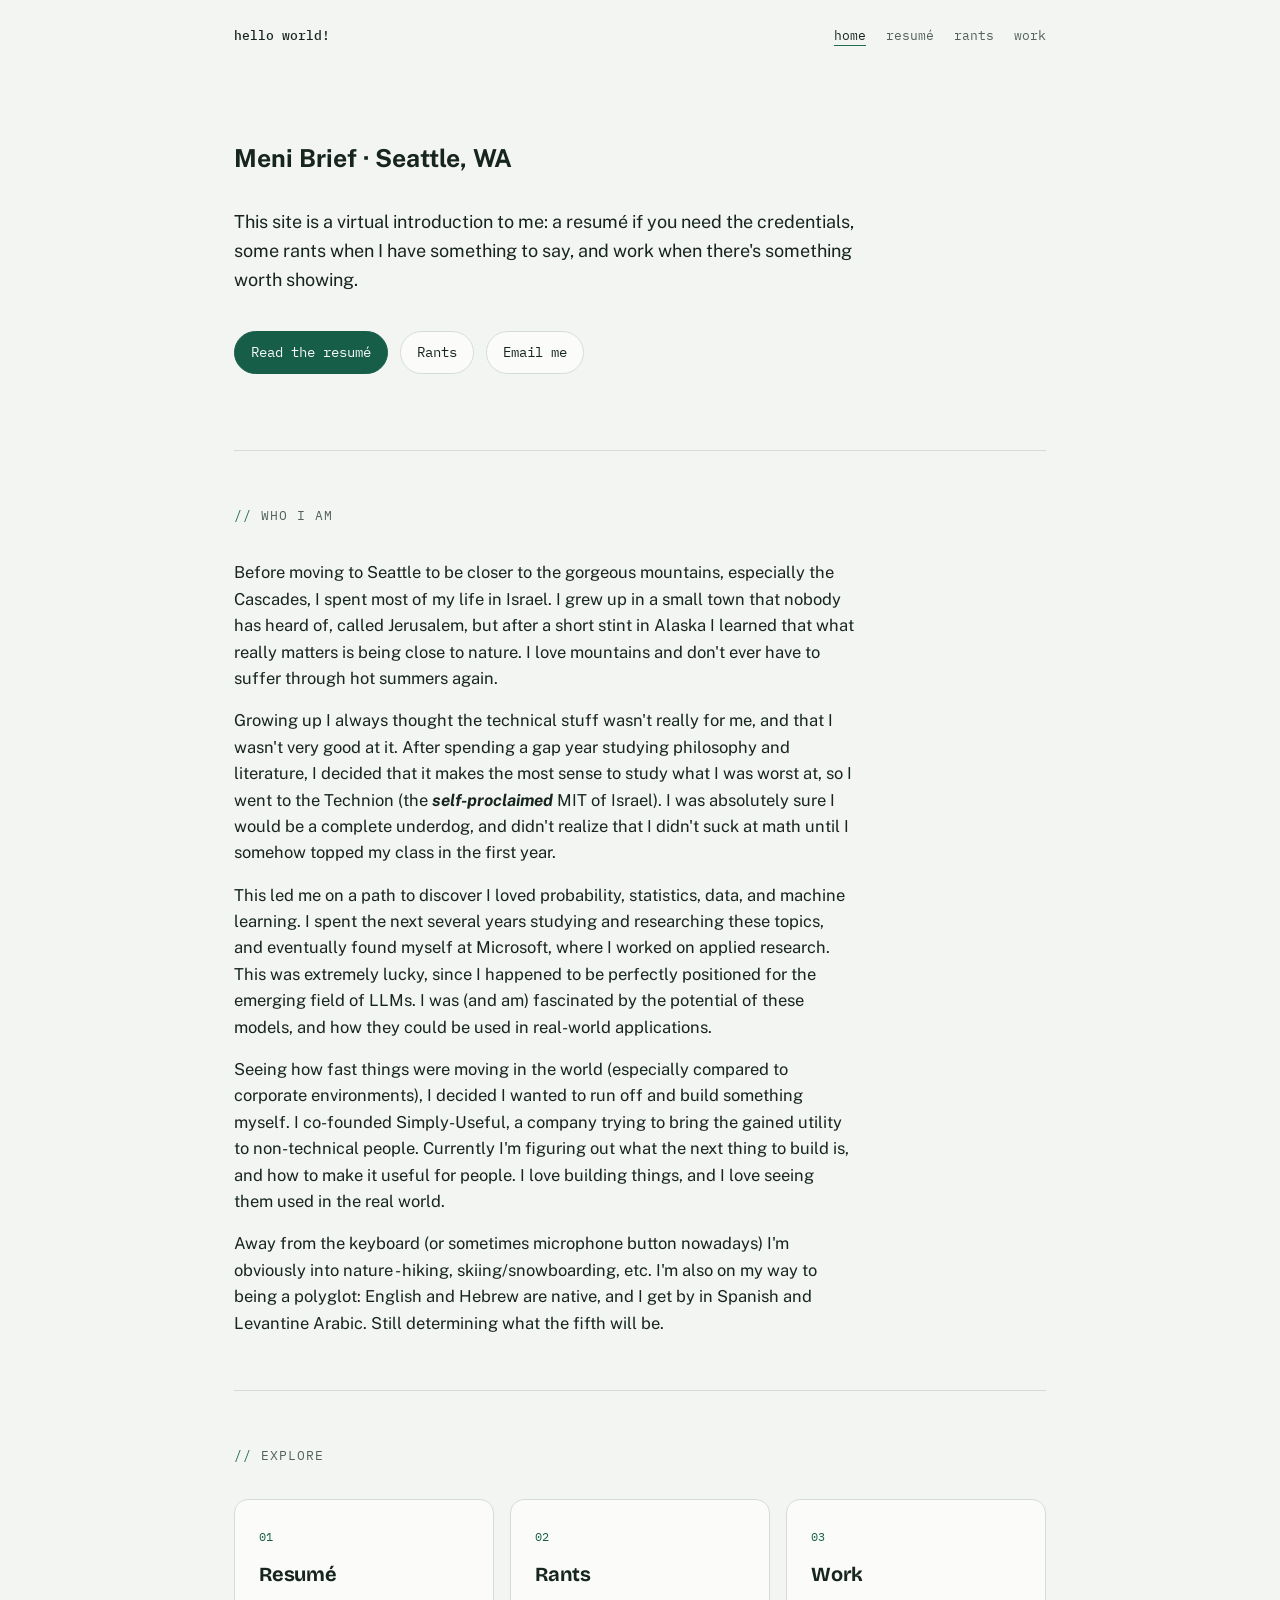
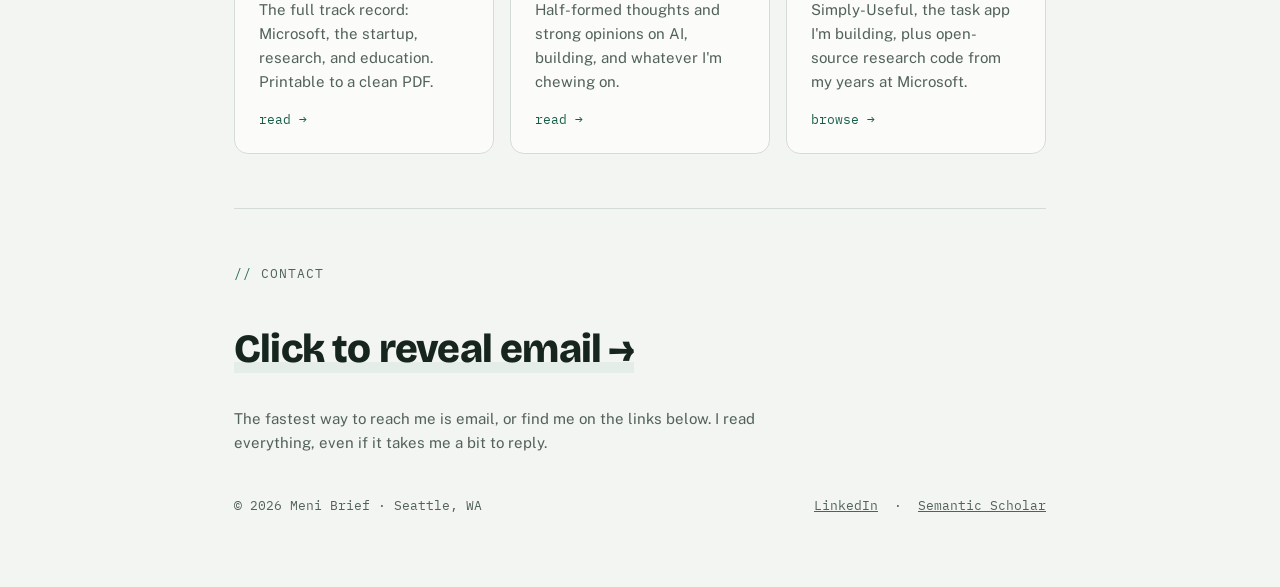
<file: index.html>
<!DOCTYPE html>
<html lang="en">
<head>
<meta charset="UTF-8" />
<meta name="viewport" content="width=device-width, initial-scale=1.0" />
<title>Meni Brief · Applied Scientist &amp; Builder</title>
<meta name="description" content="Meni (Menachem) Brief, applied scientist and end-to-end builder in Seattle. RL for LLM tool use at Microsoft; co-founder & technical lead at Simply-Useful. resumé, writing, and work." />

<!-- favicon: pine arrow mark, inline so there's no extra request -->
<link rel="icon" href="data:image/svg+xml,%3Csvg xmlns='http://www.w3.org/2000/svg' viewBox='0 0 32 32'%3E%3Crect width='32' height='32' rx='7' fill='%231F6B54'/%3E%3Cpath d='M8 16 H23 M17 10 L23 16 L17 22' fill='none' stroke='%23F3F5F2' stroke-width='2.6' stroke-linecap='round' stroke-linejoin='round'/%3E%3C/svg%3E" />
<link rel="preconnect" href="https://fonts.googleapis.com" />
<link rel="preconnect" href="https://fonts.gstatic.com" crossorigin />
<link href="https://fonts.googleapis.com/css2?family=Bricolage+Grotesque:opsz,wght@12..96,600;12..96,700;12..96,800&family=IBM+Plex+Mono:wght@400;500&family=Public+Sans:wght@400;500;600&display=swap" rel="stylesheet" />
<link rel="stylesheet" href="styles.css" />
</head>
<body>

<div class="wrap">

  <header class="top">
    <button type="button" class="wordmark">hello world!</button>
    <nav aria-label="Site">
      <a href="index.html" aria-current="page">home</a>
      <a href="resume.html">resumé</a>
      <a href="rants.html">rants</a>
      <a href="work.html">work</a>
    </nav>
  </header>

  <section class="hero" style="border-top: none;">
    <h2 > Meni Brief · Seattle, WA</h2>
    <!-- <h1>Applied scientist by training, <span class="arrow">builder</span> by instinct.</h1> -->
    <p class="lede">
      This site is a virtual introduction to me: a resumé if you need the credentials,
      some rants when I have something to say, and work when there's something worth
      showing.
    </p>
    <div class="cta">
      <a class="primary" href="resume.html">Read the resumé</a>
      <a href="rants.html">Rants</a>
      <a class="js-email-open" data-e="zbp.yvnzt@srveovarz" href="#contact">Email me</a>
    </div>
  </section>

  <section id="about">
    <p class="label">who I am</p>
    <div class="prose">
      <p>
        Before moving to Seattle to be closer to the gorgeous mountains, especially the Cascades,
        I spent most of my life in Israel. I grew up in a small town that nobody has heard of, called Jerusalem, 
        but after a short stint in Alaska I learned that what really matters is being close to nature. I love mountains and don't ever have to suffer through hot summers again. 
      </p>
      <p>
        Growing up I always thought the technical stuff wasn't really for me, and that I wasn't very good at it. After spending a gap year studying philosophy and literature, I decided that it makes the most sense to study what I was worst at, so I went to the Technion (the <b><em>self-proclaimed</em></b> MIT of Israel). I was absolutely sure I would be a complete underdog, and didn't realize that I didn't suck at math until I somehow topped my class in the first year. 
      </p>
      <p>
        This led me on a path to discover I loved probability, statistics, data, and machine learning. I spent the next several years studying and researching these topics, and eventually found myself at Microsoft, where I worked on applied research. This was extremely lucky, since I happened to be perfectly positioned for the emerging field of LLMs. I was (and am) fascinated by the potential of these models, and how they could be used in real-world applications.
      </p>
      <p>
        Seeing how fast things were moving in the world (especially compared to corporate environments), I decided I wanted to run off and build something myself. I co-founded Simply-Useful, a company trying to bring the gained utility to non-technical people. Currently I'm figuring out what the next thing to build is, and how to make it useful for people. I love building things, and I love seeing them used in the real world.
      </p>
      <p>
        Away from the keyboard (or sometimes microphone button nowadays) I'm obviously into nature - hiking, skiing/snowboarding, etc. I'm also on my way to being a polyglot: English and Hebrew are
        native, and I get by in Spanish and Levantine Arabic. Still determining what the fifth will be.
      </p>
    </div>
  </section>

  <section id="explore">
    <p class="label">explore</p>
    <div class="cards">
      <a class="card" href="resume.html">
        <span class="k">01</span>
        <h3>Resumé</h3>
        <p>The full track record: Microsoft, the startup, research, and education. Printable to a clean PDF.</p>
        <div class="go">read →</div>
      </a>
      <a class="card" href="rants.html">
        <span class="k">02</span>
        <h3>Rants</h3>
        <p>Half-formed thoughts and strong opinions on AI, building, and whatever I'm chewing on.</p>
        <div class="go">read →</div>
      </a>
      <a class="card" href="work.html">
        <span class="k">03</span>
        <h3>Work</h3>
        <p>Simply-Useful, the task app I'm building, plus open-source research code from my years at Microsoft.</p>
        <div class="go">browse →</div>
      </a>
    </div>
  </section>

  <footer id="contact">
    <p class="label">contact</p>
    <a class="big-link js-email-reveal" data-e="zbp.yvnzt@srveovarz" href="#" role="button">Click to reveal email →</a>
    <p class="also">
      The fastest way to reach me is email, or find me on the links below. I read
      everything, even if it takes me a bit to reply.
    </p>
    <div class="colophon">
      <span>© 2026 Meni Brief · Seattle, WA</span>
      <span>
        <a href="https://www.linkedin.com/in/meni-brief/" target="_blank" rel="noopener">LinkedIn</a>
        &nbsp;·&nbsp;
        <a href="https://www.semanticscholar.org/author/Meni-Brief/2217252086" target="_blank" rel="noopener">Semantic Scholar</a>
      </span>
    </div>
  </footer>

</div>

<script src="script.js"></script>

</body>
</html>
</file>
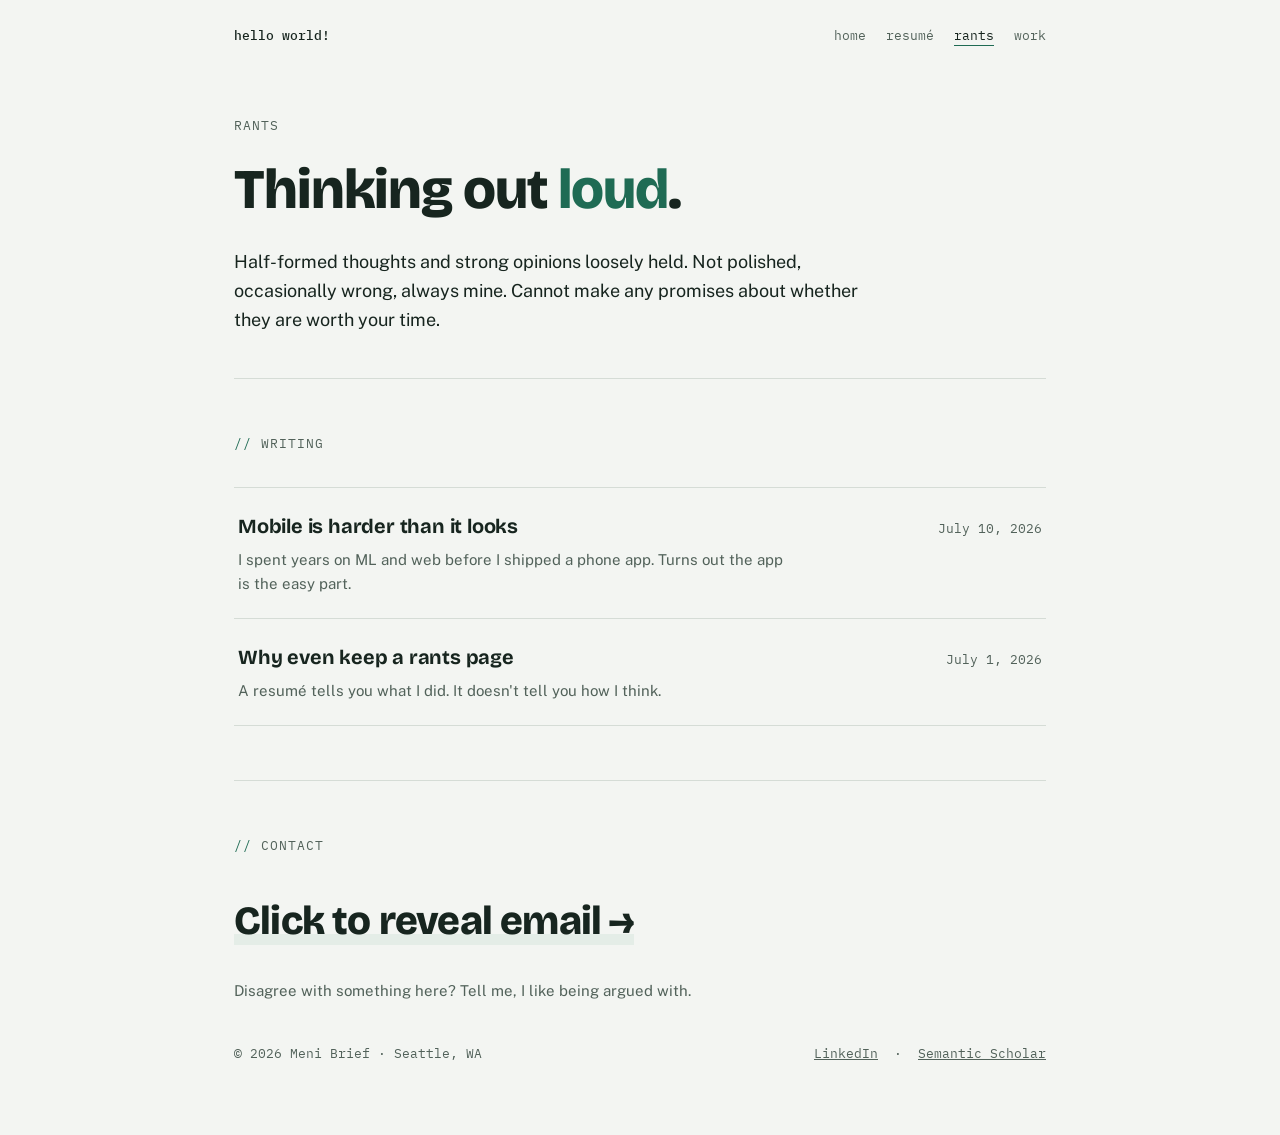
<file: rants.html>
<!DOCTYPE html>
<html lang="en">
<!-- generated by build.py, edit the .md source, not this file -->
<head>
<meta charset="UTF-8" />
<meta name="viewport" content="width=device-width, initial-scale=1.0" />
<title>Meni Brief · Rants</title>
<meta name="description" content="Writing and strong opinions by Meni (Menachem) Brief, on AI, building, and whatever else." />
<link rel="preconnect" href="https://fonts.googleapis.com" />
<link rel="preconnect" href="https://fonts.gstatic.com" crossorigin />
<link href="https://fonts.googleapis.com/css2?family=Bricolage+Grotesque:opsz,wght@12..96,600;12..96,700;12..96,800&family=IBM+Plex+Mono:wght@400;500&family=Public+Sans:wght@400;500;600&display=swap" rel="stylesheet" />
<link rel="stylesheet" href="styles.css" />
</head>
<body>

<div class="wrap">

  <header class="top">
    <button type="button" class="wordmark">hello world!</button>
    <nav aria-label="Site">
      <a href="index.html">home</a>
      <a href="resume.html">resumé</a>
      <a href="rants.html" aria-current="page">rants</a>
      <a href="work.html">work</a>
    </nav>
  </header>

  <section class="hero slim" style="border-top: none;">
    <p class="eyebrow">Rants</p>
    <h1>Thinking out <span class="arrow">loud</span>.</h1>
    <p class="lede">
      Half-formed thoughts and strong opinions loosely held. Not polished, occasionally wrong, always mine.
      Cannot make any promises about whether they are worth your time.
    </p>
  </section>

  <section id="writing">
    <p class="label">writing</p>
    <ul class="rlist">
      <li><a href="rants/mobile-is-harder-than-it-looks.html">
        <span class="rtitle">Mobile is harder than it looks</span>
        <span class="rdate">July 10, 2026</span>
        <span class="rsum">I spent years on ML and web before I shipped a phone app. Turns out the app is the easy part.</span>
      </a></li>
      <li><a href="rants/why-even-keep-a-rants-page.html">
        <span class="rtitle">Why even keep a rants page</span>
        <span class="rdate">July 1, 2026</span>
        <span class="rsum">A resumé tells you what I did. It doesn't tell you how I think.</span>
      </a></li>
    </ul>
  </section>

  <footer id="contact">
    <p class="label">contact</p>
    <a class="big-link js-email-reveal" data-e="zbp.yvnzt@srveovarz" href="#" role="button">Click to reveal email →</a>
    <p class="also">
      Disagree with something here? Tell me, I like being argued with.
    </p>
    <div class="colophon">
      <span>© 2026 Meni Brief · Seattle, WA</span>
      <span>
        <a href="https://www.linkedin.com/in/meni-brief/" target="_blank" rel="noopener">LinkedIn</a>
        &nbsp;·&nbsp;
        <a href="https://www.semanticscholar.org/author/Meni-Brief/2217252086" target="_blank" rel="noopener">Semantic Scholar</a>
      </span>
    </div>
  </footer>

</div>

<script src="script.js"></script>

</body>
</html>
</file>
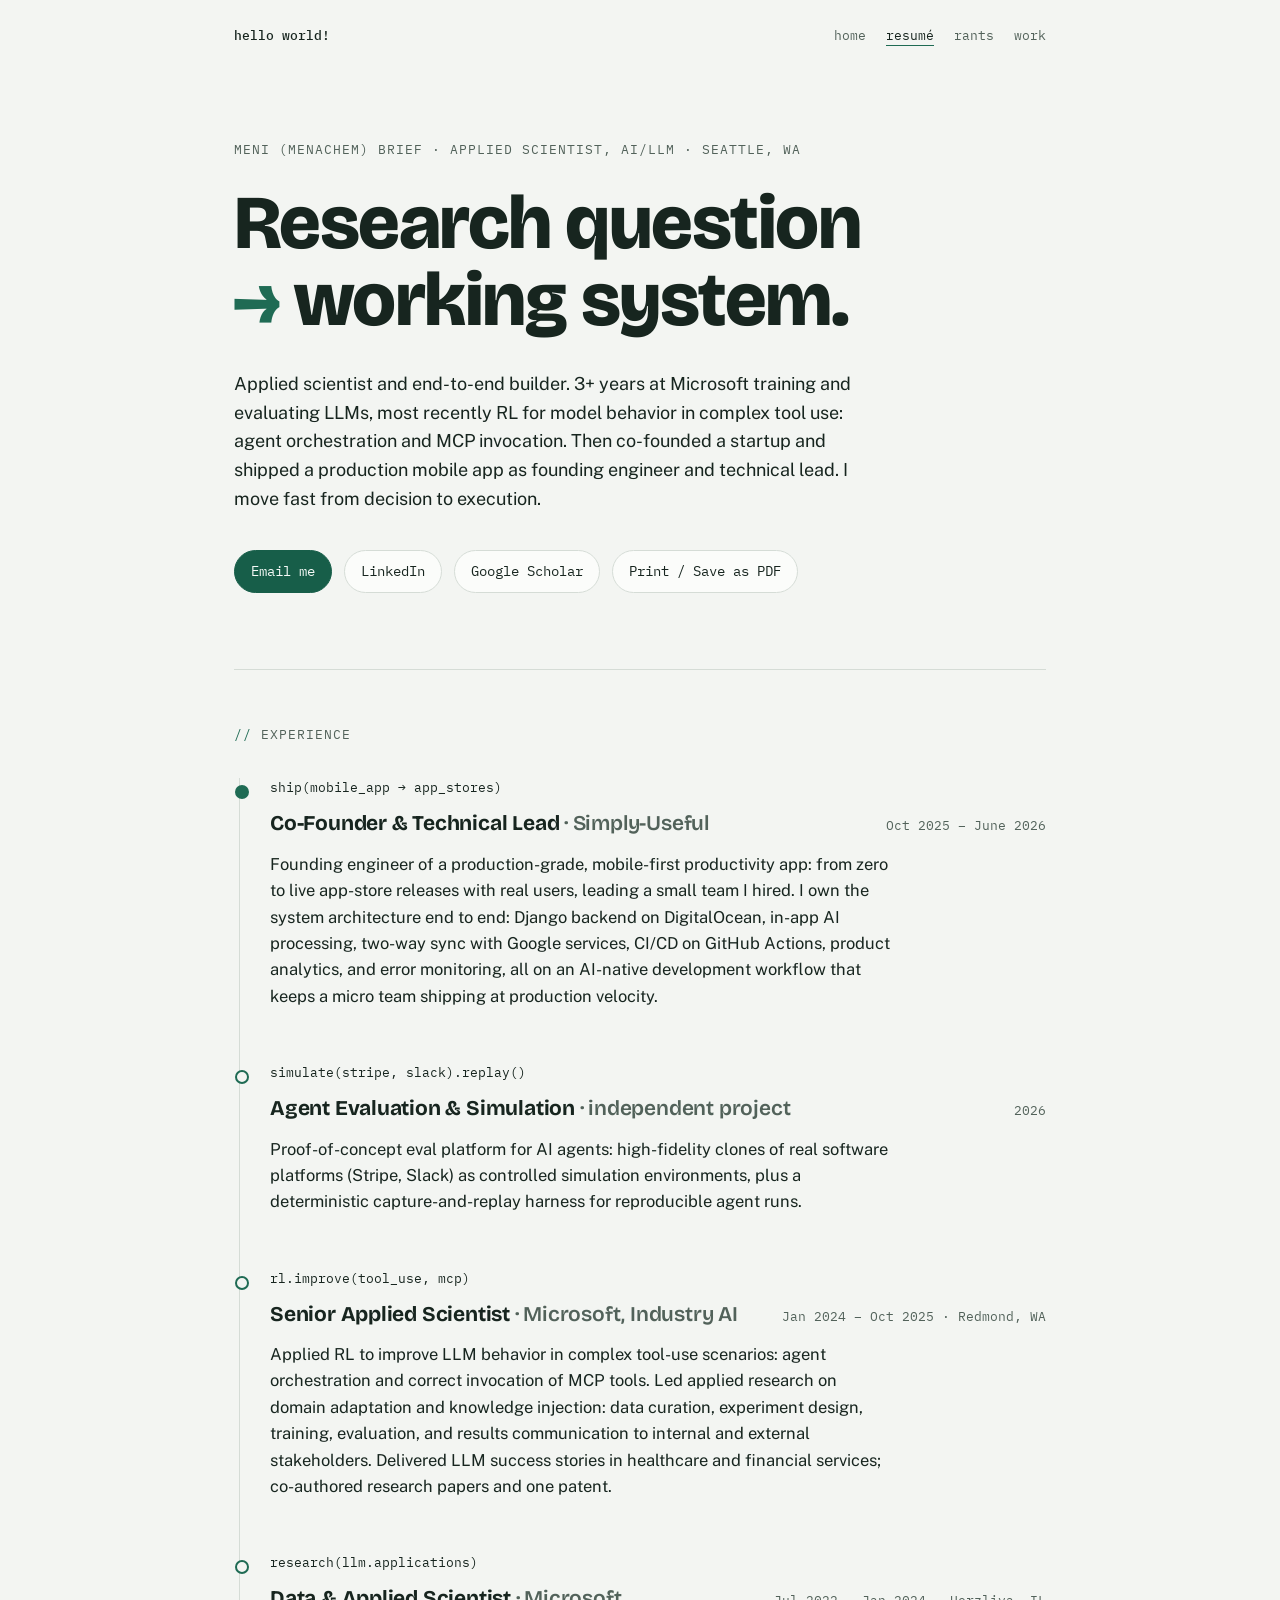
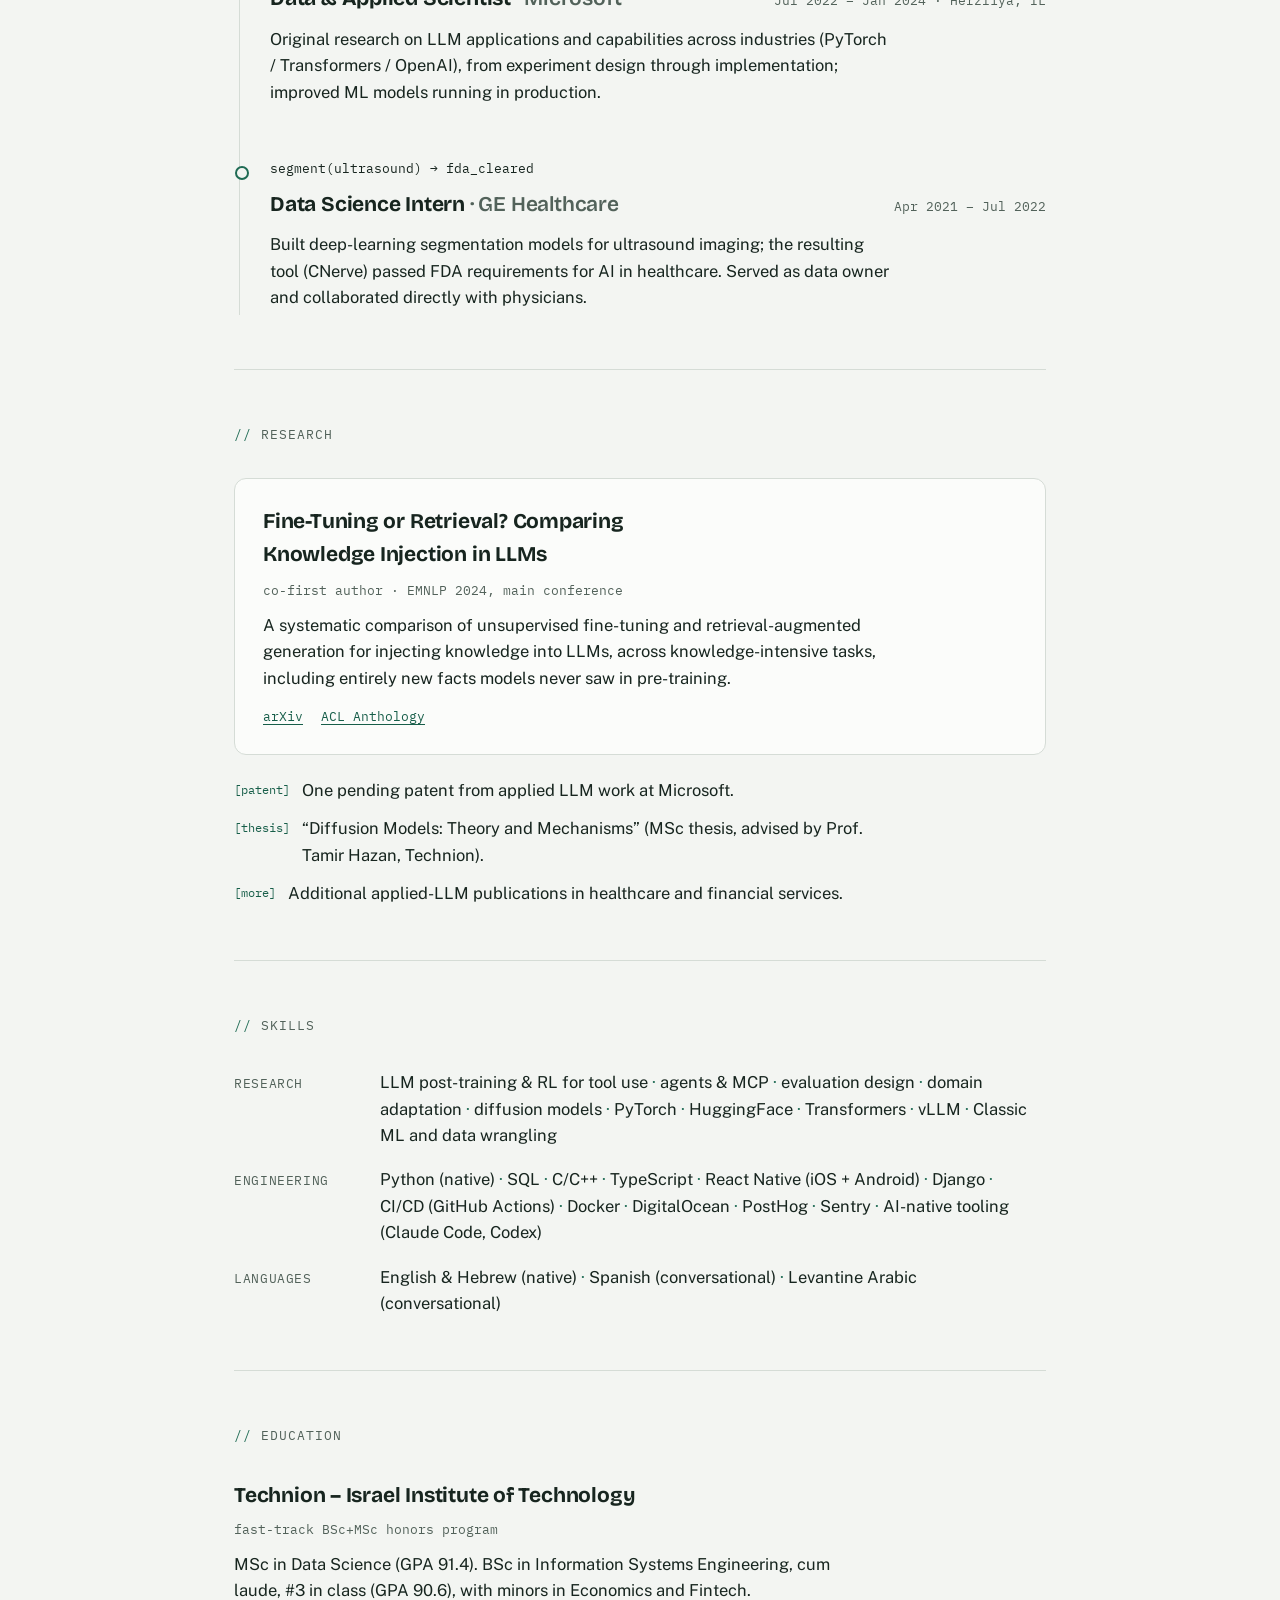
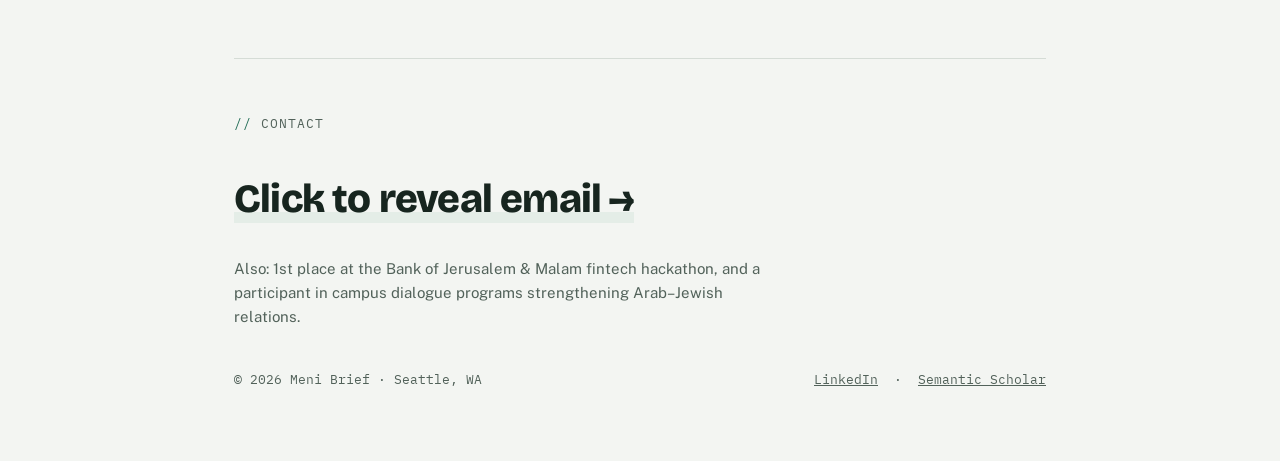
<file: resume.html>
<!DOCTYPE html>
<html lang="en">
<head>
<meta charset="UTF-8" />
<meta name="viewport" content="width=device-width, initial-scale=1.0" />
<title>Meni Brief · resumé</title>
<meta name="description" content="resumé of Meni (Menachem) Brief, applied scientist (AI/LLM) and end-to-end builder. RL for LLM tool use at Microsoft; co-founder & technical lead at Simply-Useful. Seattle, WA." />
<link rel="preconnect" href="https://fonts.googleapis.com" />
<link rel="preconnect" href="https://fonts.gstatic.com" crossorigin />
<link href="https://fonts.googleapis.com/css2?family=Bricolage+Grotesque:opsz,wght@12..96,600;12..96,700;12..96,800&family=IBM+Plex+Mono:wght@400;500&family=Public+Sans:wght@400;500;600&display=swap" rel="stylesheet" />
<link rel="stylesheet" href="styles.css" />
<style>
  /* ---------- experience trace (resumé only) ---------- */
  .trace {
    list-style: none;
    border-left: 1px solid var(--line);
    margin-left: 5px;
  }

  .step {
    position: relative;
    padding: 0 0 44px 30px;
  }

  .step:last-child { padding-bottom: 4px; }

  .step::before {
    content: "";
    position: absolute;
    left: -5.5px;
    top: 7px;
    width: 10px;
    height: 10px;
    border-radius: 50%;
    background: var(--paper);
    border: 2px solid var(--pine);
  }

  .step.now::before {
    background: var(--pine);
    animation: pulse 2.4s ease-in-out infinite;
  }

  @keyframes pulse {
    0%, 100% { box-shadow: 0 0 0 0 rgba(31, 107, 84, 0.35); }
    50%      { box-shadow: 0 0 0 7px rgba(31, 107, 84, 0); }
  }

  @media (prefers-reduced-motion: reduce) {
    .step.now::before { animation: none !important; }
  }

  .call {
    font-family: var(--mono);
    font-size: 13px;
    color: var(--pine-deep);
    margin-bottom: 8px;
  }

  .role-row {
    display: flex;
    justify-content: space-between;
    align-items: baseline;
    gap: 16px;
    flex-wrap: wrap;
  }

  .role-row h3 {
    font-family: var(--display);
    font-weight: 700;
    font-size: 21px;
    letter-spacing: -0.01em;
  }

  .role-row h3 .org {
    color: var(--mute);
    font-weight: 600;
  }

  .dates {
    font-family: var(--mono);
    font-size: 12.5px;
    color: var(--mute);
    white-space: nowrap;
  }

  .step p {
    margin-top: 10px;
    max-width: 62ch;
    color: var(--ink);
  }

  .step p + p { margin-top: 8px; }

  /* ---------- research ---------- */
  .paper {
    background: var(--card);
    border: 1px solid var(--line);
    border-radius: 12px;
    padding: 26px 28px;
  }

  .paper h3 {
    font-family: var(--display);
    font-weight: 700;
    font-size: 21px;
    letter-spacing: -0.01em;
    max-width: 28ch;
  }

  .paper .meta {
    font-family: var(--mono);
    font-size: 12.5px;
    color: var(--mute);
    margin-top: 8px;
  }

  .paper p { margin-top: 12px; max-width: 62ch; }

  .paper .links {
    margin-top: 16px;
    display: flex;
    gap: 18px;
    flex-wrap: wrap;
    font-family: var(--mono);
    font-size: 13px;
  }

  .paper .links a { color: var(--pine-deep); text-underline-offset: 3px; }

  .more-research { margin-top: 22px; display: grid; gap: 12px; }

  .more-research .item { display: flex; gap: 12px; max-width: 66ch; }

  .more-research .tag {
    font-family: var(--mono);
    font-size: 12px;
    color: var(--pine-deep);
    white-space: nowrap;
    padding-top: 3px;
  }

  /* ---------- skills ---------- */
  .skills { display: grid; gap: 18px; }

  .skill-row {
    display: grid;
    grid-template-columns: 130px 1fr;
    gap: 16px;
    align-items: baseline;
  }

  .skill-row dt {
    font-family: var(--mono);
    font-size: 12.5px;
    letter-spacing: 0.05em;
    text-transform: uppercase;
    color: var(--mute);
  }

  .skill-row dd { max-width: 66ch; }

  .skill-row dd .sep { color: var(--pine); }

  /* ---------- education ---------- */
  .edu h3 {
    font-family: var(--display);
    font-weight: 700;
    font-size: 21px;
    letter-spacing: -0.01em;
  }

  .edu .meta {
    font-family: var(--mono);
    font-size: 12.5px;
    color: var(--mute);
    margin-top: 6px;
  }

  .edu p { margin-top: 12px; max-width: 62ch; }

  /* print-only contact line: hidden on screen, shown on paper */
  .contact-print { display: none; }

  @media (max-width: 620px) {
    .skill-row { grid-template-columns: 1fr; gap: 4px; }
    .dates { white-space: normal; }
    .paper { padding: 22px 20px; }
  }

  /* ---------- print / save-as-PDF resumé ---------- */
  @media print {
    :root {
      --paper: #fff;
      --card: #fff;
      --ink: #111;
      --mute: #444;
      --line: #cfd5d0;
      --pine: #14503f;
      --pine-deep: #14503f;
      --pine-tint: transparent;
    }

    @page { margin: 1.4cm; }

    body {
      background: #fff;
      font-size: 10.5pt;
      line-height: 1.4;
      -webkit-print-color-adjust: exact;
      print-color-adjust: exact;
    }

    .wrap { max-width: 100%; padding: 0; }

    /* drop interactive + decorative chrome */
    .top nav,
    .cta,
    .js-print,
    footer .label,
    footer .big-link,
    footer .colophon { display: none !important; }

    /* no entrance animation or pulsing dot on paper */
    .hero > * { animation: none !important; }
    .step.now::before { animation: none !important; background: var(--pine); }

    /* quiet top bar */
    .top { padding: 0 0 6px; }
    .top .wordmark { font-size: 10pt; color: var(--mute); }

    /* header block */
    .hero { padding: 4px 0 12px; }
    .eyebrow {
      text-transform: none;
      letter-spacing: 0;
      font-family: var(--display);
      font-weight: 700;
      font-size: 16pt;
      color: var(--ink);
      margin-bottom: 6px;
    }
    h1 {
      font-size: 14pt;
      line-height: 1.15;
      max-width: none;
      margin-bottom: 8px;
    }
    .lede { font-size: 10.5pt; margin-top: 8px; max-width: none; }
    .lede em { background: none; font-weight: 600; }

    /* print-only contact line under the header */
    .contact-print {
      display: block;
      font-family: var(--mono);
      font-size: 9.5pt;
      color: var(--mute);
      margin-top: 8px;
      line-height: 1.5;
    }
    .contact-print a { color: var(--ink); text-decoration: none; }
    .contact-print .dot { color: var(--pine); padding: 0 4px; }

    /* sections — tighten, keep each block whole across page breaks */
    section { padding: 12px 0; break-inside: avoid; }
    .label { margin-bottom: 12px; font-size: 9pt; }

    .trace { margin-left: 3px; }
    .step { padding: 0 0 14px 24px; break-inside: avoid; }
    .call { font-size: 9.5pt; }
    .role-row h3 { font-size: 12pt; }
    .dates { font-size: 9pt; }
    .step p { margin-top: 4px; max-width: none; font-size: 10pt; }

    .paper { padding: 12px 14px; break-inside: avoid; }
    .paper h3 { font-size: 12pt; }
    .paper p { margin-top: 6px; max-width: none; font-size: 10pt; }
    /* surface the reference URLs so the links survive on paper */
    .paper .links a::after { content: " · " attr(href); color: var(--mute); }
    .more-research { margin-top: 14px; }
    .more-research .item { max-width: none; }

    .skills { gap: 10px; }
    .skill-row dd { max-width: none; }

    .edu p { max-width: none; }

    /* footer — only the "also" note remains (contact moved to the header) */
    footer { padding: 12px 0 0; break-inside: avoid; }
    footer .also { font-size: 9.5pt; margin-top: 0; max-width: none; }

    a { color: var(--ink); }
  }
</style>
</head>
<body>

<div class="wrap">

  <header class="top">
    <button type="button" class="wordmark">hello world!</button>
    <nav aria-label="Site">
      <a href="index.html">home</a>
      <a href="resume.html" aria-current="page">resumé</a>
      <a href="rants.html">rants</a>
      <a href="work.html">work</a>
    </nav>
  </header>

  <section class="hero" style="border-top: none;">
    <p class="eyebrow">Meni (Menachem) Brief · Applied Scientist, AI/LLM · Seattle, WA</p>
    <h1>Research question <span class="arrow">→</span> working system.</h1>
    <p class="lede">
      Applied scientist and end-to-end builder. 3+ years at Microsoft training and
      evaluating LLMs, most recently RL for model behavior in complex tool
      use: agent orchestration and MCP invocation. Then co-founded a startup and
      shipped a production mobile app as founding engineer and technical lead. I move
      fast from decision to execution.
    </p>
    <div class="cta">
      <a class="primary js-email-open" data-e="zbp.yvnzt@srveovarz" href="#contact">Email me</a>
      <a href="https://www.linkedin.com/in/meni-brief/" target="_blank" rel="noopener">LinkedIn</a>
      <a href="https://scholar.google.com/citations?user=t-P-tjgAAAAJ" target="_blank" rel="noopener">Google Scholar</a>
      <a class="js-print" href="#" role="button">Print / Save as PDF</a>
    </div>
    <!-- print-only contact header (hidden on screen; email fills in when printing) -->
    <p class="contact-print">
      <a class="js-email-reveal" data-e="zbp.yvnzt@srveovarz" href="#">email available on request</a>
      <span class="dot">·</span> linkedin.com/in/meni-brief
      <span class="dot">·</span> scholar.google.com/citations?user=t-P-tjgAAAAJ
      <span class="dot">·</span> semanticscholar.org/author/Meni-Brief/2217252086
    </p>
  </section>

  <section id="experience">
    <p class="label">experience</p>
    <ol class="trace">

      <li class="step now">
        <p class="call">ship(mobile_app → app_stores)</p>
        <div class="role-row">
          <h3>Co-Founder &amp; Technical Lead <span class="org">· Simply-Useful</span></h3>
          <span class="dates">Oct 2025 – June 2026</span>
        </div>
        <p>
          Founding engineer of a production-grade, mobile-first productivity app:
          from zero to live app-store releases with real users, leading a small team
          I hired. I own the system architecture end to end: Django backend on
          DigitalOcean, in-app AI processing, two-way sync with Google services,
          CI/CD on GitHub Actions, product analytics, and error monitoring, all on an
          AI-native development workflow that keeps a micro team shipping at
          production velocity.
        </p>
      </li>

      <li class="step">
        <p class="call">simulate(stripe, slack).replay()</p>
        <div class="role-row">
          <h3>Agent Evaluation &amp; Simulation <span class="org">· independent project</span></h3>
          <span class="dates">2026</span>
        </div>
        <p>
          Proof-of-concept eval platform for AI agents: high-fidelity clones of real
          software platforms (Stripe, Slack) as controlled simulation environments,
          plus a deterministic capture-and-replay harness for reproducible agent runs.
        </p>
      </li>

      <li class="step">
        <p class="call">rl.improve(tool_use, mcp)</p>
        <div class="role-row">
          <h3>Senior Applied Scientist <span class="org">· Microsoft, Industry AI</span></h3>
          <span class="dates">Jan 2024 – Oct 2025 · Redmond, WA</span>
        </div>
        <p>
          Applied RL to improve LLM behavior in complex tool-use scenarios: agent
          orchestration and correct invocation of MCP tools. Led applied research on
          domain adaptation and knowledge injection: data curation, experiment
          design, training, evaluation, and results communication to internal and
          external stakeholders. Delivered LLM success stories in healthcare and
          financial services; co-authored research papers and one patent.
        </p>
      </li>

      <li class="step">
        <p class="call">research(llm.applications)</p>
        <div class="role-row">
          <h3>Data &amp; Applied Scientist <span class="org">· Microsoft</span></h3>
          <span class="dates">Jul 2022 – Jan 2024 · Herzliya, IL</span>
        </div>
        <p>
          Original research on LLM applications and capabilities across industries
          (PyTorch / Transformers / OpenAI), from experiment design through
          implementation; improved ML models running in production.
        </p>
      </li>

      <li class="step">
        <p class="call">segment(ultrasound) → fda_cleared</p>
        <div class="role-row">
          <h3>Data Science Intern <span class="org">· GE Healthcare</span></h3>
          <span class="dates">Apr 2021 – Jul 2022</span>
        </div>
        <p>
          Built deep-learning segmentation models for ultrasound imaging; the
          resulting tool (CNerve) passed FDA requirements for AI in healthcare.
          Served as data owner and collaborated directly with physicians.
        </p>
      </li>

    </ol>
  </section>

  <section id="research">
    <p class="label">research</p>

    <article class="paper">
      <h3>Fine-Tuning or Retrieval? Comparing Knowledge Injection in LLMs</h3>
      <p class="meta">co-first author · EMNLP 2024, main conference</p>
      <p>
        A systematic comparison of unsupervised fine-tuning and retrieval-augmented
        generation for injecting knowledge into LLMs, across knowledge-intensive
        tasks, including entirely new facts models never saw in pre-training.
      </p>
      <div class="links">
        <a href="https://arxiv.org/abs/2312.05934" target="_blank" rel="noopener">arXiv</a>
        <a href="https://aclanthology.org/2024.emnlp-main.15/" target="_blank" rel="noopener">ACL Anthology</a>
      </div>
    </article>

    <div class="more-research">
      <div class="item">
        <span class="tag">[patent]</span>
        <span>One pending patent from applied LLM work at Microsoft.</span>
      </div>
      <div class="item">
        <span class="tag">[thesis]</span>
        <span>“Diffusion Models: Theory and Mechanisms” (MSc thesis, advised by
        Prof. Tamir Hazan, Technion).</span>
      </div>
      <div class="item">
        <span class="tag">[more]</span>
        <span>Additional applied-LLM publications in healthcare and financial
        services.</span>
      </div>
    </div>
  </section>

  <section id="skills">
    <p class="label">skills</p>
    <dl class="skills">
      <div class="skill-row">
        <dt>Research</dt>
        <dd>LLM post-training &amp; RL for tool use <span class="sep">·</span> agents &amp; MCP
        <span class="sep">·</span> evaluation design <span class="sep">·</span> domain adaptation
        <span class="sep">·</span> diffusion models <span class="sep">·</span> PyTorch
        <span class="sep">·</span> HuggingFace  <span class="sep">·</span> Transformers
        <span class="sep">·</span> vLLM  <span class="sep">·</span>  Classic ML and data wrangling</dd>
      </div>
      <div class="skill-row">
        <dt>Engineering</dt>
        <dd>Python (native) <span class="sep">·</span> SQL <span class="sep">·</span> C/C++
        <span class="sep">·</span> TypeScript <span class="sep">·</span> React Native (iOS + Android)
        <span class="sep">·</span> Django <span class="sep">·</span> CI/CD (GitHub Actions)
        <span class="sep">·</span> Docker <span class="sep">·</span> DigitalOcean
        <span class="sep">·</span> PostHog <span class="sep">·</span> Sentry
        <span class="sep">·</span> AI-native tooling (Claude Code, Codex)</dd>
      </div>
      <div class="skill-row">
        <dt>Languages</dt>
        <dd>English &amp; Hebrew (native) <span class="sep">·</span> Spanish (conversational)
        <span class="sep">·</span> Levantine Arabic (conversational)</dd>
      </div>
    </dl>
  </section>

  <section id="education">
    <p class="label">education</p>
    <div class="edu">
      <h3>Technion – Israel Institute of Technology</h3>
      <p class="meta">fast-track BSc+MSc honors program</p>
      <p>
        MSc in Data Science (GPA 91.4). BSc in Information Systems Engineering,
        cum laude, #3 in class (GPA 90.6), with minors in Economics and Fintech.
      </p>
    </div>
  </section>

  <footer id="contact">
    <p class="label">contact</p>
    <a class="big-link js-email-reveal" data-e="zbp.yvnzt@srveovarz" href="#" role="button">Click to reveal email →</a>
    <p class="also">
      Also: 1st place at the Bank of Jerusalem &amp; Malam fintech hackathon, and a
      participant in campus dialogue programs strengthening Arab–Jewish relations.
    </p>
    <div class="colophon">
      <span>© 2026 Meni Brief · Seattle, WA</span>
      <span>
        <a href="https://www.linkedin.com/in/meni-brief/" target="_blank" rel="noopener">LinkedIn</a>
        &nbsp;·&nbsp;
        <a href="https://www.semanticscholar.org/author/Meni-Brief/2217252086" target="_blank" rel="noopener">Semantic Scholar</a>
      </span>
    </div>
  </footer>

</div>

<script>
  // Anti-scraper email: the real address is NEVER in the page source, and is
  // NOT assembled on load either — only a genuine human click decodes it.
  // It's stored ROT13'd + reversed in data-e; a bot that just loads the page
  // (even a headless browser reading the DOM) sees nothing usable.
  (function () {
    function reveal(enc) {
      return enc.split("").reverse().join("").replace(/[a-z]/gi, function (c) {
        var base = c <= "Z" ? 65 : 97;
        return String.fromCharCode((c.charCodeAt(0) - base + 13) % 26 + base);
      });
    }

    // Hero CTA: address is assembled at click time, then the mail client opens.
    document.querySelectorAll(".js-email-open").forEach(function (el) {
      el.addEventListener("click", function (e) {
        e.preventDefault();
        window.location.href = "mailto:" + reveal(el.getAttribute("data-e"));
      });
    });

    // Footer / print-contact: first click swaps the placeholder for the real link.
    document.querySelectorAll(".js-email-reveal").forEach(function (el) {
      el.addEventListener("click", function revealOnce(e) {
        e.preventDefault();
        var addr = reveal(el.getAttribute("data-e"));
        el.textContent = addr;
        el.setAttribute("href", "mailto:" + addr);
        el.dataset.revealed = "1"; // sticky: don't re-hide after printing
        el.removeEventListener("click", revealOnce);
      });
    });

    // Printing is a human action, so it's fine to decode the address for the
    // printed page. We reveal on beforeprint (covers Cmd+P and the button),
    // then restore the on-screen placeholder afterward so screens stay clean.
    function revealForPrint() {
      document.querySelectorAll(".js-email-reveal").forEach(function (el) {
        if (el.dataset.revealed) return; // already shown by a click
        if (el.dataset.printText === undefined) el.dataset.printText = el.textContent;
        var addr = reveal(el.getAttribute("data-e"));
        el.textContent = addr;
        el.setAttribute("href", "mailto:" + addr);
      });
      document.querySelectorAll(".js-email-open").forEach(function (el) {
        if (el.dataset.openHref === undefined) el.dataset.openHref = el.getAttribute("href");
        el.setAttribute("href", "mailto:" + reveal(el.getAttribute("data-e")));
      });
    }
    function restoreAfterPrint() {
      document.querySelectorAll(".js-email-reveal").forEach(function (el) {
        if (el.dataset.revealed || el.dataset.printText === undefined) return;
        el.textContent = el.dataset.printText;
        el.setAttribute("href", "#");
        delete el.dataset.printText;
      });
      document.querySelectorAll(".js-email-open").forEach(function (el) {
        if (el.dataset.openHref === undefined) return;
        el.setAttribute("href", el.dataset.openHref);
        delete el.dataset.openHref;
      });
    }
    window.addEventListener("beforeprint", revealForPrint);
    window.addEventListener("afterprint", restoreAfterPrint);

    // "Print / Save as PDF" button — reveal explicitly (don't rely on the
    // browser firing beforeprint), print, then restore the on-screen state.
    document.querySelectorAll(".js-print").forEach(function (el) {
      el.addEventListener("click", function (e) {
        e.preventDefault();
        revealForPrint();
        window.print();
        restoreAfterPrint();
      });
    });
  })();
</script>

<script>
  // Easter egg: click the "hello world!" wordmark to cycle it through the
  // canonical first program in a handful of languages. (This page carries its
  // own copy since it doesn't load the shared script.js.)
  (function () {
    var wm = document.querySelector(".wordmark");
    if (!wm) return;
    var greetings = [
      "hello world!",
      'print("hello world") 💚💚💚',
      'std::cout << "hello world"; 💚💚',
      'printf("hello world\\n"); 💚',
      'console.log("hello world") 💚',
      'println!("hello world"); 😐',
      'fmt.Println("hello world") 😒',
      'puts "hello world" 😒',
      '<?php echo "hello world"; ?> 🤮'
    ];
    var gi = 0;
    wm.addEventListener("click", function () {
      gi = (gi + 1) % greetings.length;
      wm.textContent = greetings[gi];
      if (window.matchMedia && window.matchMedia("(prefers-reduced-motion: reduce)").matches) return;
      wm.classList.remove("swap");
      void wm.offsetWidth;
      wm.classList.add("swap");
    });
  })();
</script>

</body>
</html>
</file>
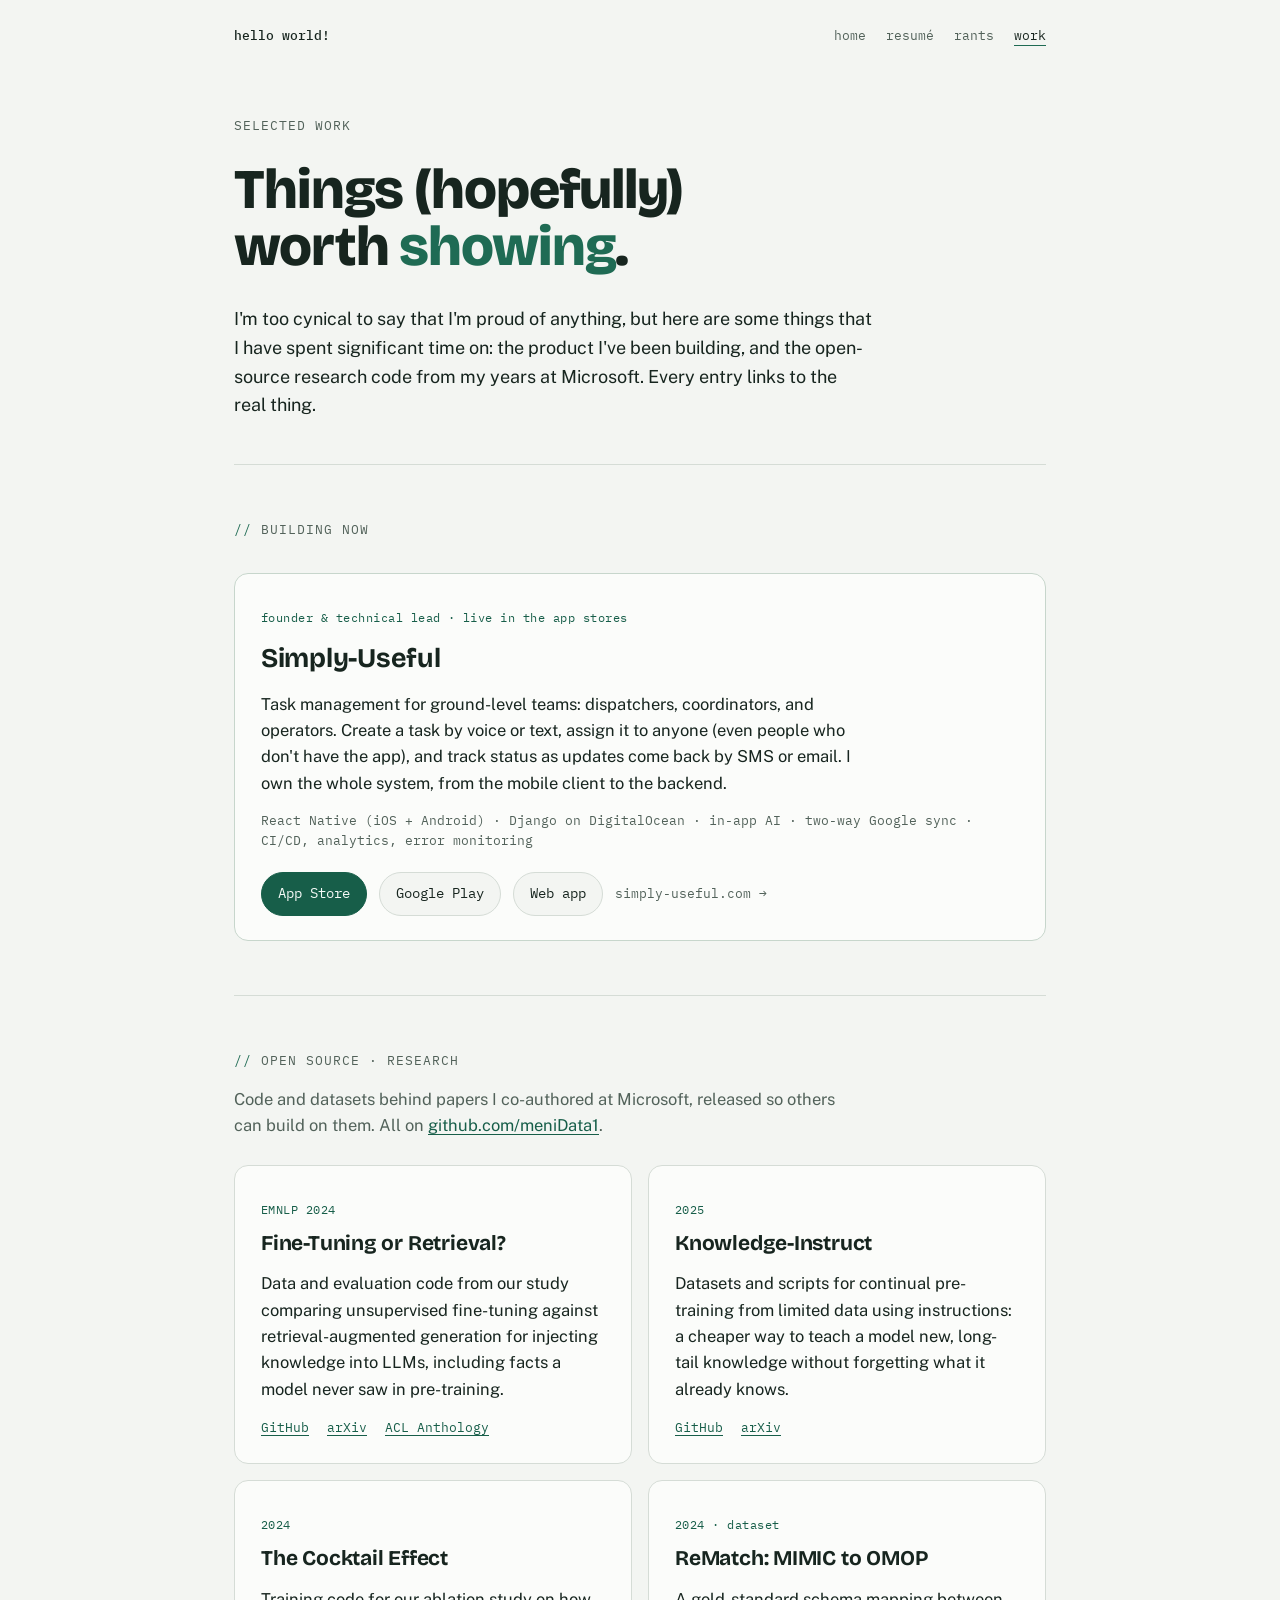
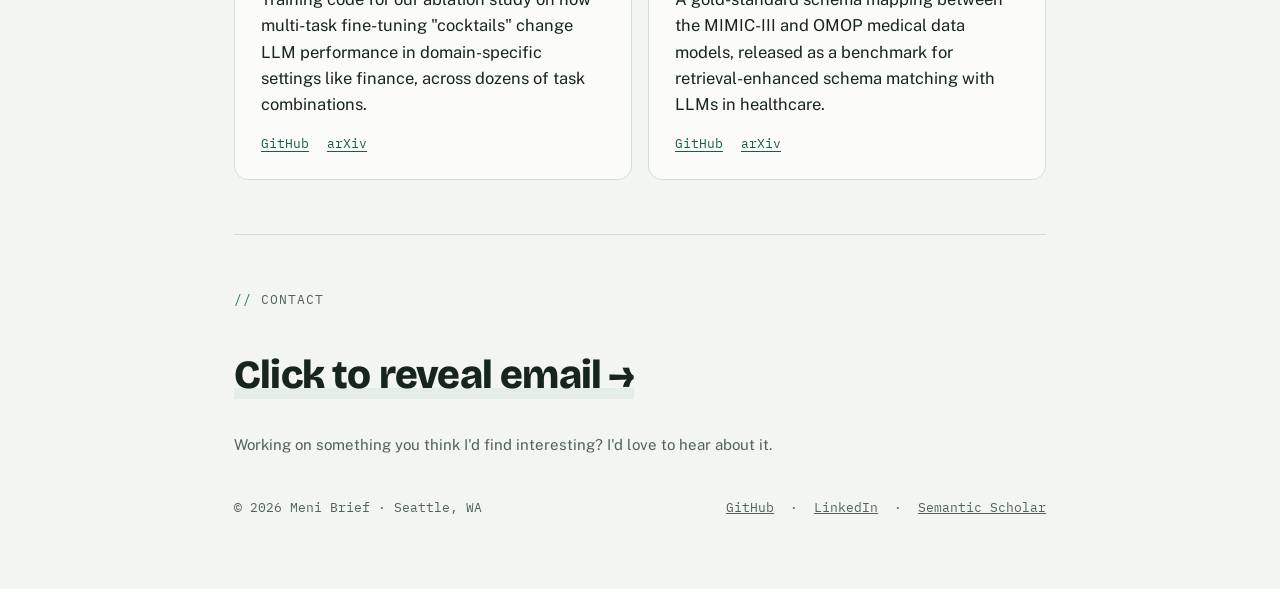
<file: work.html>
<!DOCTYPE html>
<html lang="en">
<head>
<meta charset="UTF-8" />
<meta name="viewport" content="width=device-width, initial-scale=1.0" />
<title>Meni Brief · Work</title>
<meta name="description" content="Selected work by Meni (Menachem) Brief: Simply-Useful, the task app he's building, and open-source research code from his years at Microsoft." />
<link rel="preconnect" href="https://fonts.googleapis.com" />
<link rel="preconnect" href="https://fonts.gstatic.com" crossorigin />
<link href="https://fonts.googleapis.com/css2?family=Bricolage+Grotesque:opsz,wght@12..96,600;12..96,700;12..96,800&family=IBM+Plex+Mono:wght@400;500&family=Public+Sans:wght@400;500;600&display=swap" rel="stylesheet" />
<link rel="stylesheet" href="styles.css" />
<style>
  .section-intro {
    margin-top: -18px;
    margin-bottom: 26px;
    color: var(--mute);
    max-width: 62ch;
  }
  .section-intro a { color: var(--pine-deep); text-underline-offset: 3px; }

  /* ---------- project cards ---------- */
  .project-grid {
    display: grid;
    gap: 16px;
    grid-template-columns: repeat(auto-fit, minmax(300px, 1fr));
  }

  .project {
    background: var(--card);
    border: 1px solid var(--line);
    border-radius: 14px;
    padding: 24px 26px;
  }

  .project .k {
    font-family: var(--mono);
    font-size: 12px;
    letter-spacing: 0.04em;
    color: var(--pine-deep);
  }

  .project h3 {
    font-family: var(--display);
    font-weight: 700;
    font-size: 21px;
    letter-spacing: -0.01em;
    margin-top: 8px;
  }

  .project p { margin-top: 10px; color: var(--ink); max-width: 60ch; }

  .project .links {
    margin-top: 16px;
    display: flex;
    gap: 18px;
    flex-wrap: wrap;
    font-family: var(--mono);
    font-size: 13px;
  }

  .project .links a { color: var(--pine-deep); text-underline-offset: 3px; }

  /* ---------- featured product ---------- */
  .feature { border-color: #C7D6CC; }
  .feature h3 { font-size: 27px; margin-top: 10px; }

  .feature .stack {
    margin-top: 14px;
    font-family: var(--mono);
    font-size: 12.5px;
    color: var(--mute);
    max-width: none;
  }

  .feature .btns {
    margin-top: 22px;
    display: flex;
    gap: 12px;
    flex-wrap: wrap;
    align-items: center;
  }

  .feature .btn {
    font-family: var(--mono);
    font-size: 13.5px;
    text-decoration: none;
    padding: 10px 16px;
    border: 1px solid var(--line);
    border-radius: 999px;
    background: var(--paper);
    color: var(--ink);
    transition: border-color 0.15s ease, background 0.15s ease;
  }
  .feature .btn:hover { border-color: var(--pine); background: var(--pine-tint); }
  .feature .btn.primary { background: var(--pine-deep); border-color: var(--pine-deep); color: #F5FAF7; }
  .feature .btn.primary:hover { background: var(--pine); border-color: var(--pine); }

  .feature .site {
    font-family: var(--mono);
    font-size: 13px;
    color: var(--mute);
    text-decoration: none;
  }
  .feature .site:hover { color: var(--pine-deep); }
</style>
</head>
<body>

<div class="wrap">

  <header class="top">
    <button type="button" class="wordmark">hello world!</button>
    <nav aria-label="Site">
      <a href="index.html">home</a>
      <a href="resume.html">resumé</a>
      <a href="rants.html">rants</a>
      <a href="work.html" aria-current="page">work</a>
    </nav>
  </header>

  <section class="hero slim" style="border-top: none;">
    <p class="eyebrow">Selected work</p>
    <h1>Things (hopefully) worth <span class="arrow">showing</span>.</h1>
    <p class="lede">
      I'm too cynical to say that I'm proud of anything, but here are some things that 
      I have spent significant time on: the product I've been building, and the
      open-source research code from my years at Microsoft. Every entry links
      to the real thing.
    </p>
  </section>

  <section id="building">
    <p class="label">building now</p>

    <article class="project feature">
      <p class="k">founder &amp; technical lead · live in the app stores</p>
      <h3>Simply-Useful</h3>
      <p>
        Task management for ground-level teams: dispatchers, coordinators, and
        operators. Create a task by voice or text, assign it to anyone (even people
        who don't have the app), and track status as updates come back by SMS or
        email. I own the whole system, from the mobile client to the backend.
      </p>
      <p class="stack">React Native (iOS + Android) · Django on DigitalOcean · in-app AI · two-way Google sync · CI/CD, analytics, error monitoring</p>
      <div class="btns">
        <a class="btn primary" href="https://apps.apple.com/app/simply-useful/id6754860444" target="_blank" rel="noopener">App Store</a>
        <a class="btn" href="https://play.google.com/store/apps/details?id=com.simply.useful" target="_blank" rel="noopener">Google Play</a>
        <a class="btn" href="https://app.simply-useful.com" target="_blank" rel="noopener">Web app</a>
        <a class="site" href="https://simply-useful.com" target="_blank" rel="noopener">simply-useful.com →</a>
      </div>
    </article>
  </section>

  <section id="open-source">
    <p class="label">open source · research</p>
    <p class="section-intro">
      Code and datasets behind papers I co-authored at Microsoft, released so others
      can build on them. All on <a href="https://github.com/meniData1" target="_blank" rel="noopener">github.com/meniData1</a>.
    </p>

    <div class="project-grid">

      <article class="project">
        <p class="k">EMNLP 2024</p>
        <h3>Fine-Tuning or Retrieval?</h3>
        <p>
          Data and evaluation code from our study comparing unsupervised fine-tuning
          against retrieval-augmented generation for injecting knowledge into LLMs,
          including facts a model never saw in pre-training.
        </p>
        <div class="links">
          <a href="https://github.com/meniData1/FT-vs-RAG-data" target="_blank" rel="noopener">GitHub</a>
          <a href="https://arxiv.org/abs/2312.05934" target="_blank" rel="noopener">arXiv</a>
          <a href="https://aclanthology.org/2024.emnlp-main.15/" target="_blank" rel="noopener">ACL Anthology</a>
        </div>
      </article>

      <article class="project">
        <p class="k">2025</p>
        <h3>Knowledge-Instruct</h3>
        <p>
          Datasets and scripts for continual pre-training from limited data using
          instructions: a cheaper way to teach a model new, long-tail knowledge
          without forgetting what it already knows.
        </p>
        <div class="links">
          <a href="https://github.com/meniData1/knowledge-instruct" target="_blank" rel="noopener">GitHub</a>
          <a href="https://arxiv.org/abs/2504.05571" target="_blank" rel="noopener">arXiv</a>
        </div>
      </article>

      <article class="project">
        <p class="k">2024</p>
        <h3>The Cocktail Effect</h3>
        <p>
          Training code for our ablation study on how multi-task fine-tuning
          "cocktails" change LLM performance in domain-specific settings like
          finance, across dozens of task combinations.
        </p>
        <div class="links">
          <a href="https://github.com/meniData1/cocktail_effect" target="_blank" rel="noopener">GitHub</a>
          <a href="https://arxiv.org/abs/2410.01109" target="_blank" rel="noopener">arXiv</a>
        </div>
      </article>

      <article class="project">
        <p class="k">2024 · dataset</p>
        <h3>ReMatch: MIMIC to OMOP</h3>
        <p>
          A gold-standard schema mapping between the MIMIC-III and OMOP medical data
          models, released as a benchmark for retrieval-enhanced schema matching with
          LLMs in healthcare.
        </p>
        <div class="links">
          <a href="https://github.com/meniData1/MIMIC_2_OMOP" target="_blank" rel="noopener">GitHub</a>
          <a href="https://arxiv.org/abs/2403.01567" target="_blank" rel="noopener">arXiv</a>
        </div>
      </article>

    </div>
  </section>

  <footer id="contact">
    <p class="label">contact</p>
    <a class="big-link js-email-reveal" data-e="zbp.yvnzt@srveovarz" href="#" role="button">Click to reveal email →</a>
    <p class="also">
      Working on something you think I'd find interesting? I'd love to hear about it.
    </p>
    <div class="colophon">
      <span>© 2026 Meni Brief · Seattle, WA</span>
      <span>
        <a href="https://github.com/meniData1" target="_blank" rel="noopener">GitHub</a>
        &nbsp;·&nbsp;
        <a href="https://www.linkedin.com/in/meni-brief/" target="_blank" rel="noopener">LinkedIn</a>
        &nbsp;·&nbsp;
        <a href="https://www.semanticscholar.org/author/Meni-Brief/2217252086" target="_blank" rel="noopener">Semantic Scholar</a>
      </span>
    </div>
  </footer>

</div>

<script src="script.js"></script>

</body>
</html>
</file>
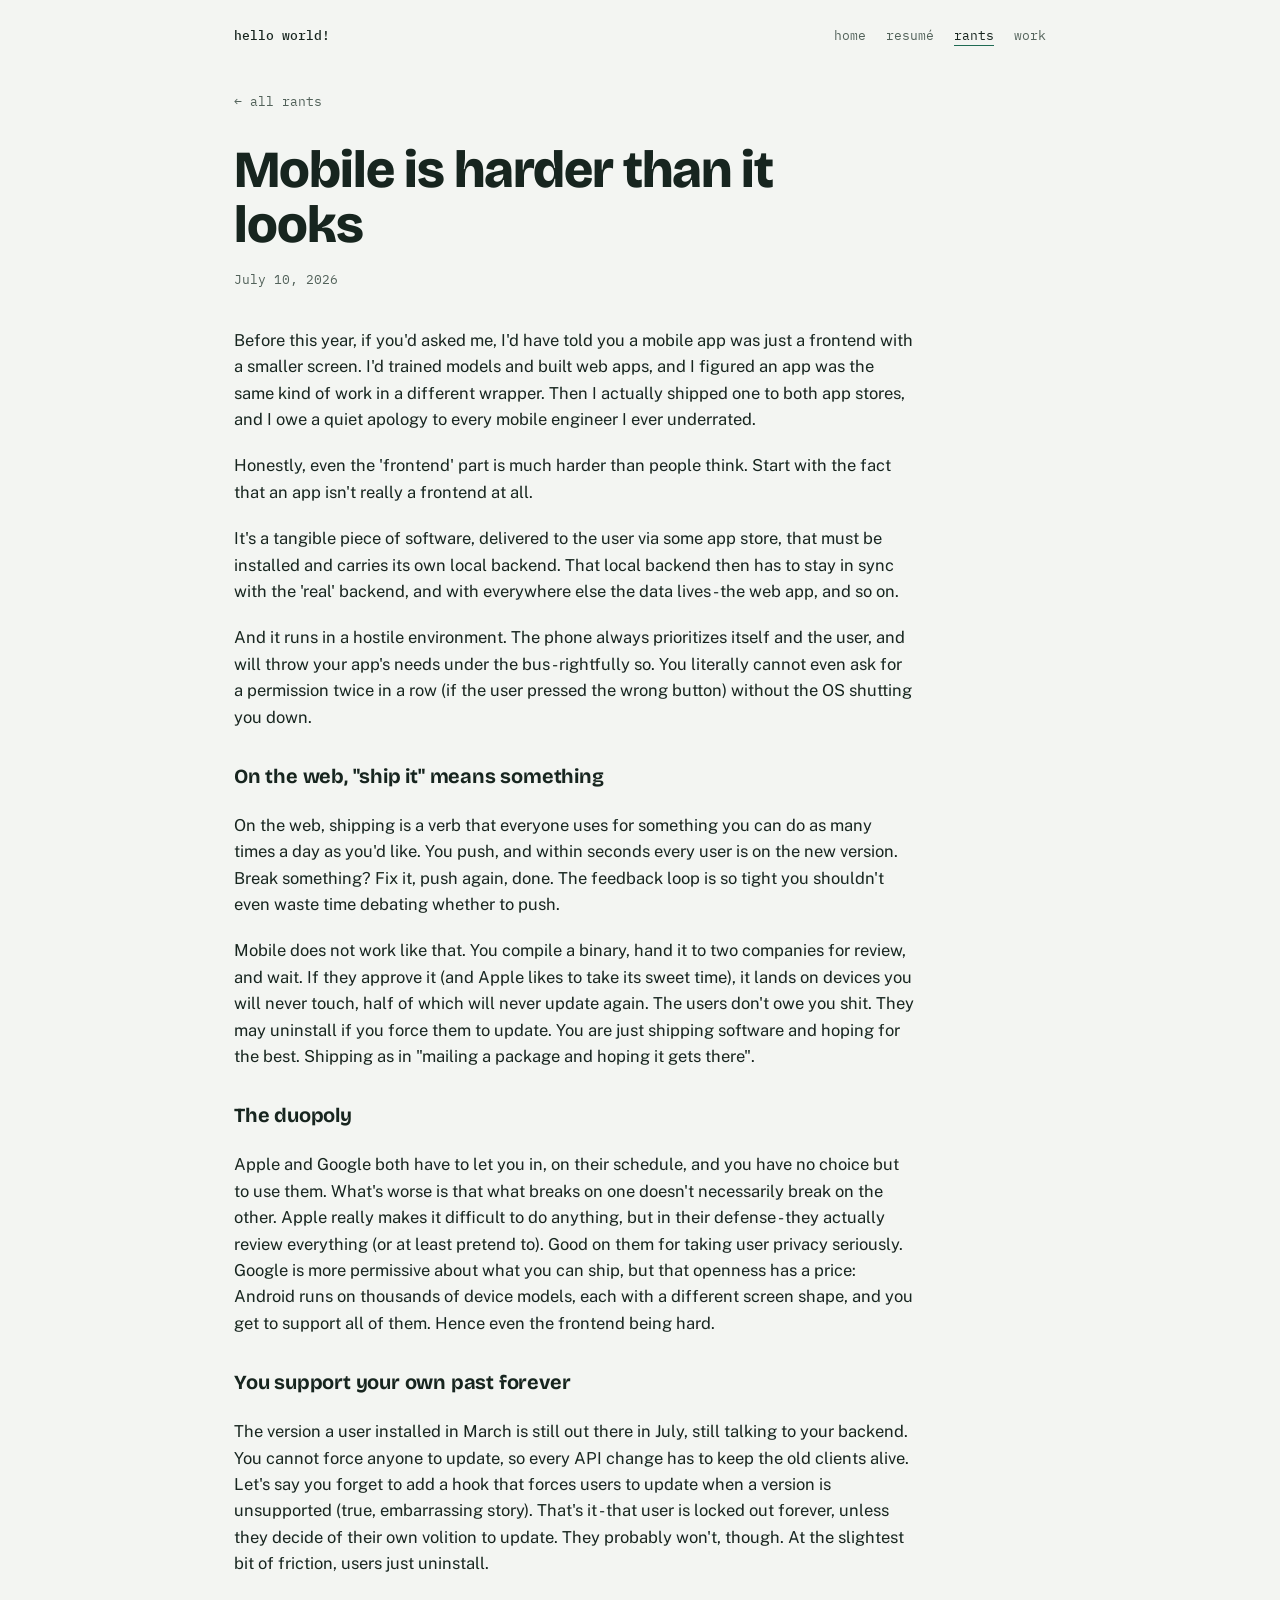
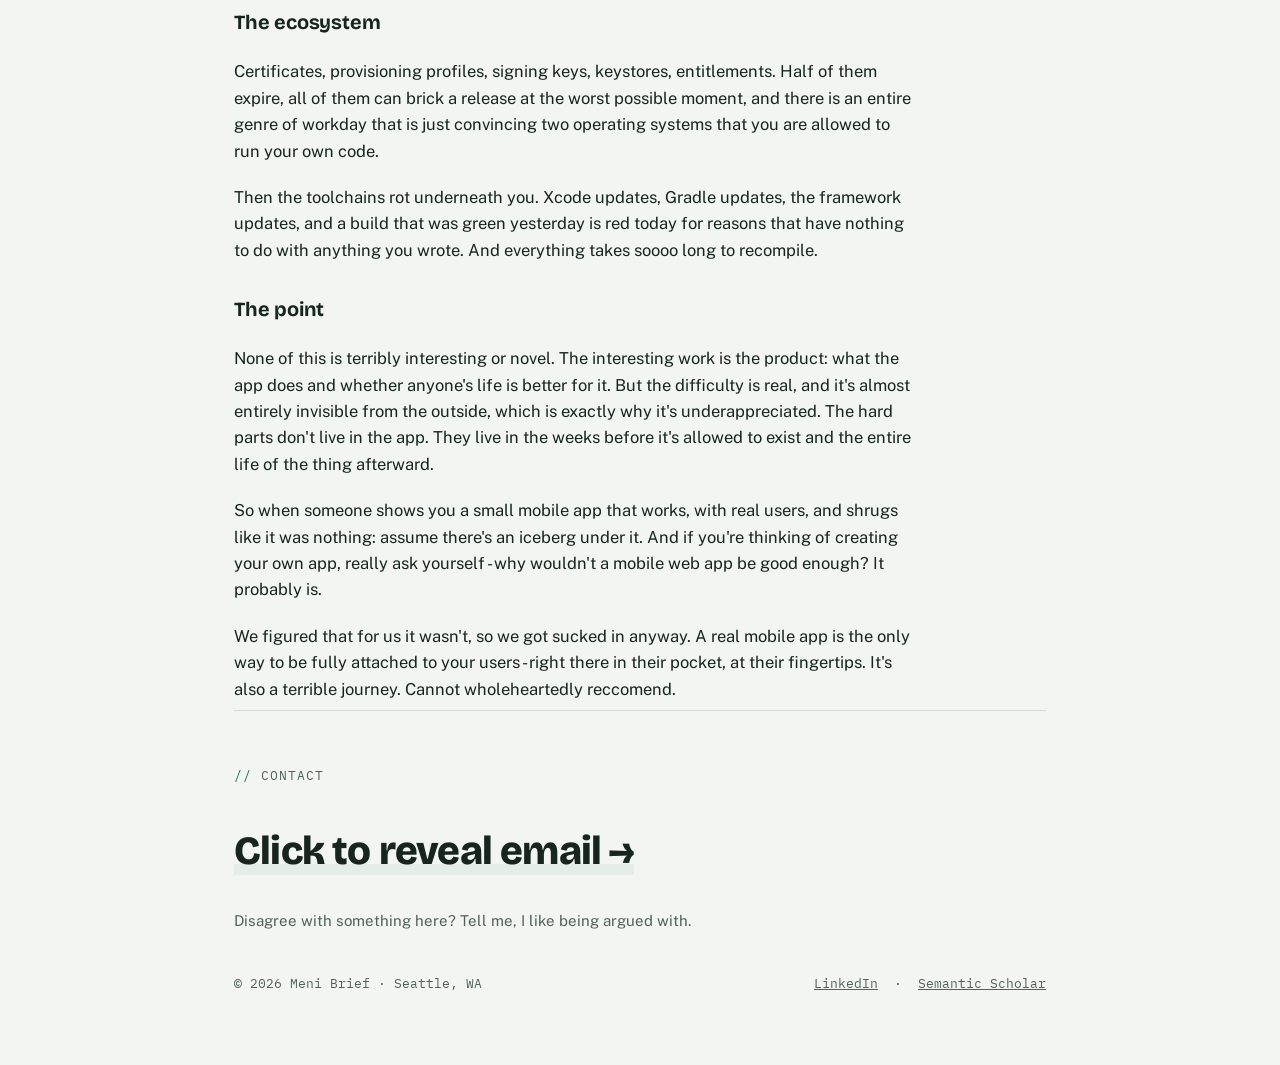
<file: rants/mobile-is-harder-than-it-looks.html>
<!DOCTYPE html>
<html lang="en">
<!-- generated by build.py, edit the .md source, not this file -->
<head>
<meta charset="UTF-8" />
<meta name="viewport" content="width=device-width, initial-scale=1.0" />
<title>Mobile is harder than it looks · Meni Brief</title>
<meta name="description" content="I spent years on ML and web before I shipped a phone app. Turns out the app is the easy part." />
<link rel="preconnect" href="https://fonts.googleapis.com" />
<link rel="preconnect" href="https://fonts.gstatic.com" crossorigin />
<link href="https://fonts.googleapis.com/css2?family=Bricolage+Grotesque:opsz,wght@12..96,600;12..96,700;12..96,800&family=IBM+Plex+Mono:wght@400;500&family=Public+Sans:wght@400;500;600&display=swap" rel="stylesheet" />
<link rel="stylesheet" href="../styles.css" />
</head>
<body>

<div class="wrap">

  <header class="top">
    <button type="button" class="wordmark">hello world!</button>
    <nav aria-label="Site">
      <a href="../index.html">home</a>
      <a href="../resume.html">resumé</a>
      <a href="../rants.html" aria-current="page">rants</a>
      <a href="../work.html">work</a>
    </nav>
  </header>

  <article class="post">
    <a class="back" href="../rants.html">← all rants</a>
    <h1>Mobile is harder than it looks</h1>
    <p class="post-meta">July 10, 2026</p>
    <div class="post-body">
<p>Before this year, if you'd asked me, I'd have told you a mobile app was just a frontend with a smaller screen. I'd trained models and built web apps, and I figured an app was the same kind of work in a different wrapper. Then I actually shipped one to both app stores, and I owe a quiet apology to every mobile engineer I ever underrated.</p>
<p>Honestly, even the 'frontend' part is much harder than people think. Start with the fact that an app isn't really a frontend at all.</p>
<p>It's a tangible piece of software, delivered to the user via some app store, that must be installed and carries its own local backend. That local backend then has to stay in sync with the 'real' backend, and with everywhere else the data lives - the web app, and so on.</p>
<p>And it runs in a hostile environment. The phone always prioritizes itself and the user, and will throw your app's needs under the bus - rightfully so. You literally cannot even ask for a permission twice in a row (if the user pressed the wrong button) without the OS shutting you down.</p>
<h3>On the web, "ship it" means something</h3>
<p>On the web, shipping is a verb that everyone uses for something you can do as many times a day as you'd like. You push, and within seconds every user is on the new version. Break something? Fix it, push again, done. The feedback loop is so tight you shouldn't even waste time debating whether to push.</p>
<p>Mobile does not work like that. You compile a binary, hand it to two companies for review, and wait. If they approve it (and Apple likes to take its sweet time), it lands on devices you will never touch, half of which will never update again. The users don't owe you shit. They may uninstall if you force them to update. You are just shipping software and hoping for the best. Shipping as in "mailing a package and hoping it gets there".</p>
<h3>The duopoly</h3>
<p>Apple and Google both have to let you in, on their schedule, and you have no choice but to use them. What's worse is that what breaks on one doesn't necessarily break on the other. Apple really makes it difficult to do anything, but in their defense - they actually review everything (or at least pretend to). Good on them for taking user privacy seriously. Google is more permissive about what you can ship, but that openness has a price: Android runs on thousands of device models, each with a different screen shape, and you get to support all of them. Hence even the frontend being hard.</p>
<h3>You support your own past forever</h3>
<p>The version a user installed in March is still out there in July, still talking to your backend. You cannot force anyone to update, so every API change has to keep the old clients alive. Let's say you forget to add a hook that forces users to update when a version is unsupported (true, embarrassing story). That's it - that user is locked out forever, unless they decide of their own volition to update. They probably won't, though. At the slightest bit of friction, users just uninstall.</p>
<h3>The ecosystem</h3>
<p>Certificates, provisioning profiles, signing keys, keystores, entitlements. Half of them expire, all of them can brick a release at the worst possible moment, and there is an entire genre of workday that is just convincing two operating systems that you are allowed to run your own code.</p>
<p>Then the toolchains rot underneath you. Xcode updates, Gradle updates, the framework updates, and a build that was green yesterday is red today for reasons that have nothing to do with anything you wrote. And everything takes soooo long to recompile.</p>
<h3>The point</h3>
<p>None of this is terribly interesting or novel. The interesting work is the product: what the app does and whether anyone's life is better for it. But the difficulty is real, and it's almost entirely invisible from the outside, which is exactly why it's underappreciated. The hard parts don't live in the app. They live in the weeks before it's allowed to exist and the entire life of the thing afterward.</p>
<p>So when someone shows you a small mobile app that works, with real users, and shrugs like it was nothing: assume there's an iceberg under it. And if you're thinking of creating your own app, really ask yourself - why wouldn't a mobile web app be good enough? It probably is.</p>
<p>We figured that for us it wasn't, so we got sucked in anyway. A real mobile app is the only way to be fully attached to your users - right there in their pocket, at their fingertips. It's also a terrible journey. Cannot wholeheartedly reccomend.</p>
    </div>
  </article>

  <footer id="contact">
    <p class="label">contact</p>
    <a class="big-link js-email-reveal" data-e="zbp.yvnzt@srveovarz" href="#" role="button">Click to reveal email →</a>
    <p class="also">
      Disagree with something here? Tell me, I like being argued with.
    </p>
    <div class="colophon">
      <span>© 2026 Meni Brief · Seattle, WA</span>
      <span>
        <a href="https://www.linkedin.com/in/meni-brief/" target="_blank" rel="noopener">LinkedIn</a>
        &nbsp;·&nbsp;
        <a href="https://www.semanticscholar.org/author/Meni-Brief/2217252086" target="_blank" rel="noopener">Semantic Scholar</a>
      </span>
    </div>
  </footer>

</div>

<script src="../script.js"></script>

</body>
</html>
</file>
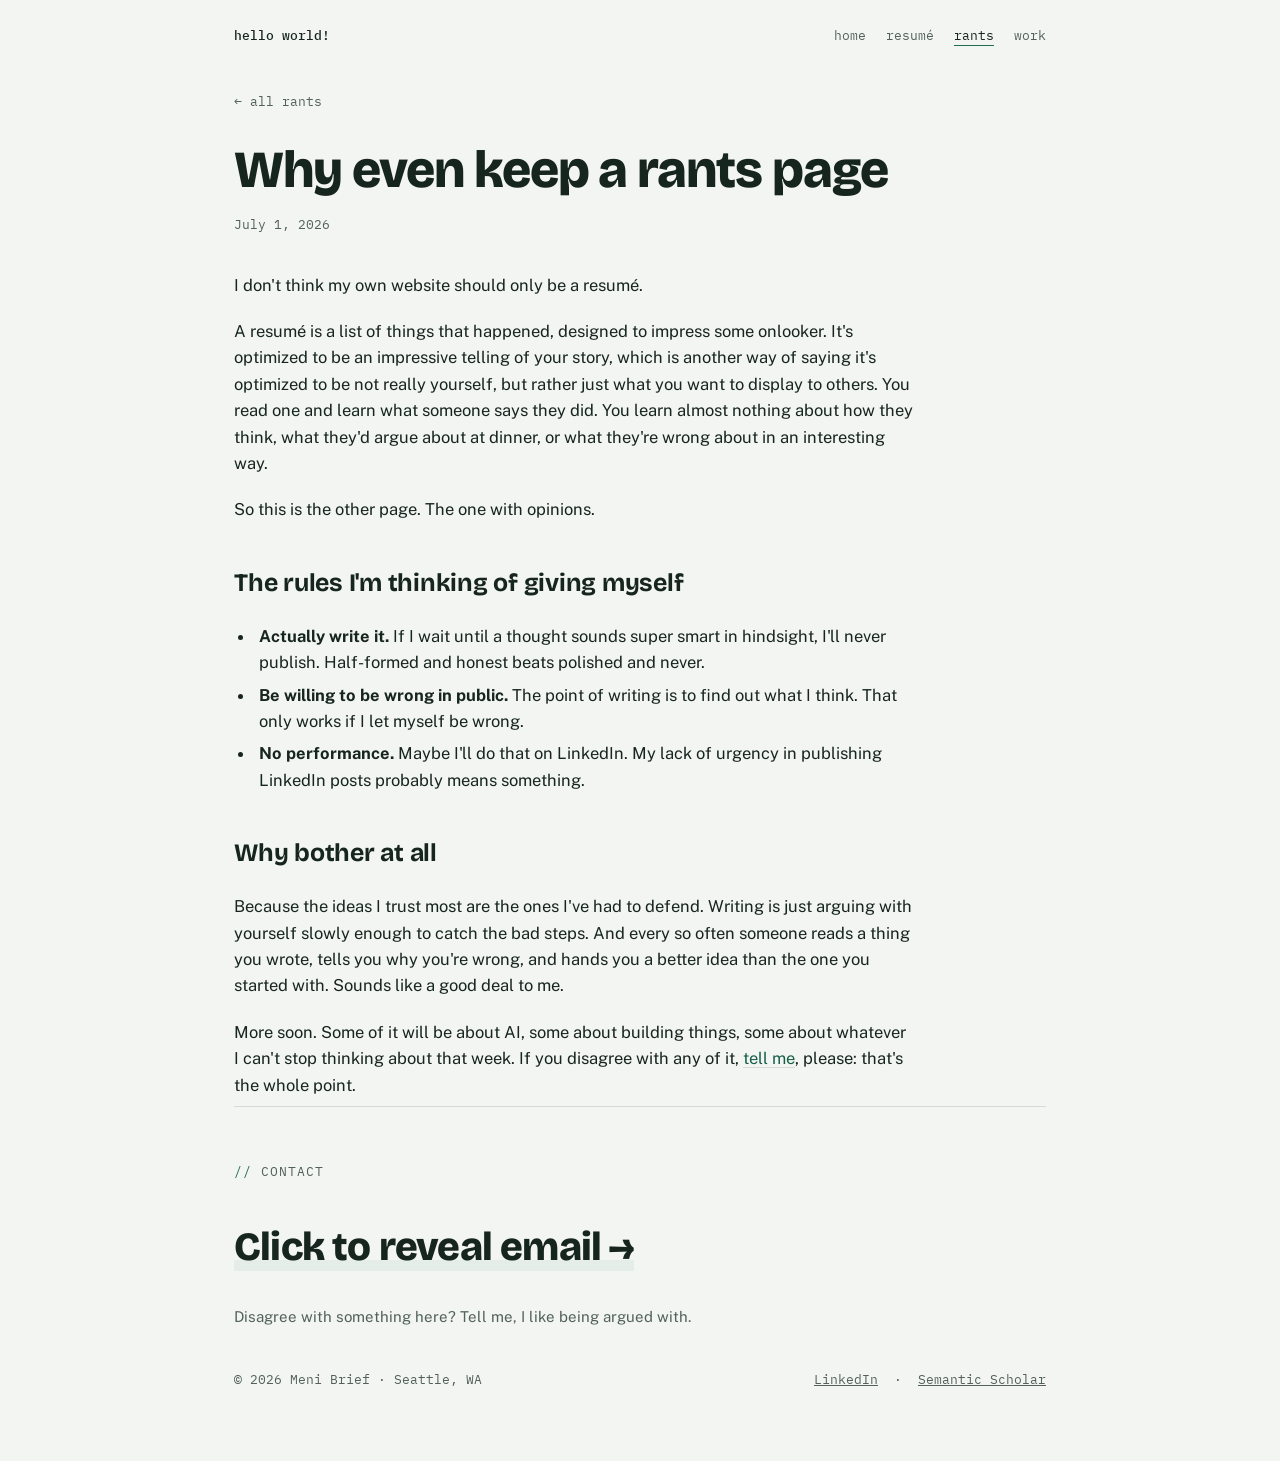
<file: rants/why-even-keep-a-rants-page.html>
<!DOCTYPE html>
<html lang="en">
<!-- generated by build.py, edit the .md source, not this file -->
<head>
<meta charset="UTF-8" />
<meta name="viewport" content="width=device-width, initial-scale=1.0" />
<title>Why even keep a rants page · Meni Brief</title>
<meta name="description" content="A resumé tells you what I did. It doesn't tell you how I think." />
<link rel="preconnect" href="https://fonts.googleapis.com" />
<link rel="preconnect" href="https://fonts.gstatic.com" crossorigin />
<link href="https://fonts.googleapis.com/css2?family=Bricolage+Grotesque:opsz,wght@12..96,600;12..96,700;12..96,800&family=IBM+Plex+Mono:wght@400;500&family=Public+Sans:wght@400;500;600&display=swap" rel="stylesheet" />
<link rel="stylesheet" href="../styles.css" />
</head>
<body>

<div class="wrap">

  <header class="top">
    <button type="button" class="wordmark">hello world!</button>
    <nav aria-label="Site">
      <a href="../index.html">home</a>
      <a href="../resume.html">resumé</a>
      <a href="../rants.html" aria-current="page">rants</a>
      <a href="../work.html">work</a>
    </nav>
  </header>

  <article class="post">
    <a class="back" href="../rants.html">← all rants</a>
    <h1>Why even keep a rants page</h1>
    <p class="post-meta">July 1, 2026</p>
    <div class="post-body">
<p>I don't think my own website should only be a resumé.</p>
<p>A resumé is a list of things that happened, designed to impress some onlooker. It's optimized to be an impressive telling of your story, which is another way of saying it's optimized to be not really yourself, but rather just what you want to display to others. You read one and learn what someone says they did. You learn almost nothing about how they think, what they'd argue about at dinner, or what they're wrong about in an interesting way.</p>
<p>So this is the other page. The one with opinions.</p>
<h2>The rules I'm thinking of giving myself</h2>
<ul><li><strong>Actually write it.</strong> If I wait until a thought sounds super smart in hindsight, I'll never publish. Half-formed and honest beats polished and never.</li><li><strong>Be willing to be wrong in public.</strong> The point of writing is to find out what I think. That only works if I let myself be wrong.</li><li><strong>No performance.</strong> Maybe I'll do that on LinkedIn. My lack of urgency in publishing LinkedIn posts probably means something.</li></ul>
<h2>Why bother at all</h2>
<p>Because the ideas I trust most are the ones I've had to defend. Writing is just arguing with yourself slowly enough to catch the bad steps. And every so often someone reads a thing you wrote, tells you why you're wrong, and hands you a better idea than the one you started with. Sounds like a good deal to me.</p>
<p>More soon. Some of it will be about AI, some about building things, some about whatever I can't stop thinking about that week. If you disagree with any of it, <a href="/#contact">tell me</a>, please: that's the whole point.</p>
    </div>
  </article>

  <footer id="contact">
    <p class="label">contact</p>
    <a class="big-link js-email-reveal" data-e="zbp.yvnzt@srveovarz" href="#" role="button">Click to reveal email →</a>
    <p class="also">
      Disagree with something here? Tell me, I like being argued with.
    </p>
    <div class="colophon">
      <span>© 2026 Meni Brief · Seattle, WA</span>
      <span>
        <a href="https://www.linkedin.com/in/meni-brief/" target="_blank" rel="noopener">LinkedIn</a>
        &nbsp;·&nbsp;
        <a href="https://www.semanticscholar.org/author/Meni-Brief/2217252086" target="_blank" rel="noopener">Semantic Scholar</a>
      </span>
    </div>
  </footer>

</div>

<script src="../script.js"></script>

</body>
</html>
</file>
<file: styles.css>
/* ============================================================
   menibrief.com — shared design system
   Used by every page. Page-specific styles live in each page's
   own <style> block (e.g. the resumé print rules, rant prose).
   ============================================================ */

:root {
  --paper: #F3F5F2;
  --card: #FBFCFA;
  --ink: #17251F;
  --mute: #52625A;
  --line: #D5DCD6;
  --pine: #1F6B54;
  --pine-deep: #175E49;
  --pine-tint: #E4EDE7;
  --maxw: 860px;
  --display: "Bricolage Grotesque", "Avenir Next", sans-serif;
  --body: "Public Sans", "Helvetica Neue", sans-serif;
  --mono: "IBM Plex Mono", "SF Mono", monospace;
}

* { margin: 0; padding: 0; box-sizing: border-box; }

html { scroll-behavior: smooth; }

body {
  background: var(--paper);
  color: var(--ink);
  font-family: var(--body);
  font-size: 16.5px;
  line-height: 1.6;
  -webkit-font-smoothing: antialiased;
}

a { color: inherit; }

a:focus-visible,
button:focus-visible {
  outline: 2px solid var(--pine);
  outline-offset: 3px;
  border-radius: 2px;
}

.wrap {
  max-width: var(--maxw);
  margin: 0 auto;
  padding: 0 24px;
}

/* ---------- top bar ---------- */
.top {
  display: flex;
  justify-content: space-between;
  align-items: baseline;
  gap: 16px;
  padding: 26px 0 0;
  font-family: var(--mono);
  font-size: 13px;
}

.top .wordmark {
  font: inherit;
  font-weight: 500;
  color: var(--ink);
  text-decoration: none;
  background: none;
  border: none;
  padding: 0;
  cursor: pointer;
}

/* easter-egg swap flash when the wordmark cycles languages */
.top .wordmark.swap { animation: wm-pop 0.18s ease; }
@keyframes wm-pop { from { opacity: 0.25; } to { opacity: 1; } }

.top nav {
  display: flex;
  gap: 20px;
  flex-wrap: wrap;
  justify-content: flex-end;
}

.top nav a {
  color: var(--mute);
  text-decoration: none;
  transition: color 0.15s ease;
}

.top nav a:hover { color: var(--pine-deep); }

.top nav a[aria-current="page"] {
  color: var(--ink);
  text-decoration: underline;
  text-decoration-color: var(--pine);
  text-underline-offset: 5px;
}

/* ---------- hero / page header ---------- */
.hero { padding: 92px 0 76px; }

/* slim variant for interior pages (rants, work) */
.hero.slim { padding: 68px 0 44px; }
.hero.slim h1 { font-size: clamp(34px, 5.6vw, 56px); }

.eyebrow {
  font-family: var(--mono);
  font-size: 12.5px;
  letter-spacing: 0.08em;
  text-transform: uppercase;
  color: var(--mute);
  margin-bottom: 26px;
}

h1 {
  font-family: var(--display);
  font-weight: 800;
  font-size: clamp(42px, 7.4vw, 76px);
  line-height: 1.02;
  letter-spacing: -0.02em;
  max-width: 14ch;
}

h1 .arrow { color: var(--pine); }

.lede {
  margin-top: 30px;
  max-width: 58ch;
  font-size: 18px;
  color: var(--ink);
}

.lede + .lede { margin-top: 18px; }

.lede em {
  font-style: normal;
  background: linear-gradient(transparent 62%, var(--pine-tint) 62%);
}

.cta {
  margin-top: 36px;
  display: flex;
  gap: 12px;
  flex-wrap: wrap;
}

.cta a {
  font-family: var(--mono);
  font-size: 13.5px;
  text-decoration: none;
  padding: 10px 16px;
  border: 1px solid var(--line);
  border-radius: 999px;
  background: var(--card);
  color: var(--ink);
  transition: border-color 0.15s ease, background 0.15s ease;
}

.cta a:hover {
  border-color: var(--pine);
  background: var(--pine-tint);
}

.cta a.primary {
  background: var(--pine-deep);
  border-color: var(--pine-deep);
  color: #F5FAF7;
}

.cta a.primary:hover { background: var(--pine); border-color: var(--pine); }

/* page-load reveal (hero only) */
.hero > * {
  animation: rise 0.6s cubic-bezier(0.2, 0.7, 0.3, 1) both;
}
.hero > *:nth-child(1) { animation-delay: 0.05s; }
.hero > *:nth-child(2) { animation-delay: 0.14s; }
.hero > *:nth-child(3) { animation-delay: 0.23s; }
.hero > *:nth-child(4) { animation-delay: 0.32s; }
.hero > *:nth-child(5) { animation-delay: 0.41s; }

@keyframes rise {
  from { opacity: 0; transform: translateY(14px); }
  to   { opacity: 1; transform: translateY(0); }
}

@media (prefers-reduced-motion: reduce) {
  html { scroll-behavior: auto; }
  .hero > * { animation: none; }
  .card:hover { transform: none; }
  .top .wordmark.swap { animation: none; }
}

/* ---------- sections ---------- */
section { padding: 54px 0; border-top: 1px solid var(--line); }

.label {
  font-family: var(--mono);
  font-size: 12.5px;
  letter-spacing: 0.08em;
  text-transform: uppercase;
  color: var(--mute);
  margin-bottom: 34px;
}

.label::before { content: "// "; color: var(--pine); }

.prose p { max-width: 62ch; }
.prose p + p { margin-top: 16px; }

/* ---------- cards (home hub + work grid) ---------- */
.cards {
  display: grid;
  gap: 16px;
  grid-template-columns: repeat(auto-fit, minmax(220px, 1fr));
}

.card {
  display: block;
  text-decoration: none;
  color: var(--ink);
  background: var(--card);
  border: 1px solid var(--line);
  border-radius: 14px;
  padding: 22px 24px;
  transition: border-color 0.15s ease, transform 0.15s ease, box-shadow 0.15s ease;
}

.card:hover {
  border-color: var(--pine);
  transform: translateY(-2px);
  box-shadow: 0 10px 26px -18px rgba(23, 37, 31, 0.5);
}

.card .k {
  font-family: var(--mono);
  font-size: 12px;
  letter-spacing: 0.04em;
  color: var(--pine-deep);
}

.card h3 {
  font-family: var(--display);
  font-weight: 700;
  font-size: 20px;
  letter-spacing: -0.01em;
  margin-top: 10px;
}

.card p { margin-top: 8px; color: var(--mute); font-size: 15px; }

.card .go {
  margin-top: 16px;
  font-family: var(--mono);
  font-size: 13px;
  color: var(--pine-deep);
}

/* ---------- footer ---------- */
footer {
  border-top: 1px solid var(--line);
  padding: 54px 0 72px;
}

footer .big-link {
  font-family: var(--display);
  font-weight: 800;
  font-size: clamp(26px, 4.4vw, 40px);
  letter-spacing: -0.02em;
  text-decoration: none;
  background: linear-gradient(transparent 78%, var(--pine-tint) 78%);
}

footer .big-link:hover { color: var(--pine-deep); }

footer .also {
  margin-top: 26px;
  max-width: 62ch;
  color: var(--mute);
  font-size: 15px;
}

.colophon {
  margin-top: 40px;
  display: flex;
  justify-content: space-between;
  gap: 16px;
  flex-wrap: wrap;
  font-family: var(--mono);
  font-size: 12.5px;
  color: var(--mute);
}

.colophon a { color: var(--mute); }
.colophon a:hover { color: var(--pine-deep); }

/* ---------- rants index list ---------- */
.rlist { list-style: none; }

.rlist li { border-top: 1px solid var(--line); }
.rlist li:last-child { border-bottom: 1px solid var(--line); }

.rlist a {
  display: grid;
  grid-template-columns: 1fr auto;
  gap: 6px 20px;
  align-items: baseline;
  text-decoration: none;
  color: var(--ink);
  padding: 22px 4px;
  transition: padding-left 0.15s ease, color 0.15s ease;
}

.rlist a:hover { padding-left: 12px; color: var(--pine-deep); }

.rlist .rtitle {
  font-family: var(--display);
  font-weight: 700;
  font-size: 20px;
  letter-spacing: -0.01em;
}

.rlist .rdate {
  font-family: var(--mono);
  font-size: 12.5px;
  color: var(--mute);
  white-space: nowrap;
}

.rlist .rsum {
  grid-column: 1 / -1;
  color: var(--mute);
  font-size: 15px;
  max-width: 62ch;
}

/* ---------- long-form post (a single rant) ---------- */
.post { padding: 40px 0 8px; max-width: 68ch; }

.post .back {
  display: inline-block;
  font-family: var(--mono);
  font-size: 13px;
  color: var(--mute);
  text-decoration: none;
  margin-bottom: 30px;
  transition: color 0.15s ease;
}
.post .back:hover { color: var(--pine-deep); }

.post h1 {
  font-family: var(--display);
  font-weight: 800;
  font-size: clamp(32px, 5.4vw, 52px);
  line-height: 1.06;
  letter-spacing: -0.02em;
  max-width: 20ch;
}

.post .post-meta {
  font-family: var(--mono);
  font-size: 12.5px;
  color: var(--mute);
  margin-top: 16px;
}

.post-body { margin-top: 38px; }

.post-body > * + * { margin-top: 20px; }

.post-body h2 {
  font-family: var(--display);
  font-weight: 700;
  font-size: 25px;
  letter-spacing: -0.01em;
  margin-top: 40px;
}

.post-body h3 {
  font-family: var(--display);
  font-weight: 700;
  font-size: 20px;
  letter-spacing: -0.01em;
  margin-top: 30px;
}

.post-body p { color: var(--ink); }

.post-body a {
  color: var(--pine-deep);
  text-decoration: underline;
  text-underline-offset: 3px;
  text-decoration-color: var(--line);
  transition: text-decoration-color 0.15s ease;
}
.post-body a:hover { text-decoration-color: var(--pine); }

.post-body ul,
.post-body ol { padding-left: 1.3em; }
.post-body li + li { margin-top: 6px; }
.post-body li { padding-left: 4px; }

.post-body blockquote {
  border-left: 2px solid var(--pine);
  padding-left: 18px;
  color: var(--mute);
  font-style: italic;
}

.post-body code {
  font-family: var(--mono);
  font-size: 0.88em;
  background: var(--pine-tint);
  padding: 2px 6px;
  border-radius: 4px;
}

.post-body pre {
  background: var(--card);
  border: 1px solid var(--line);
  border-radius: 10px;
  padding: 18px 20px;
  overflow-x: auto;
  font-size: 13.5px;
  line-height: 1.55;
}
.post-body pre code { background: none; padding: 0; font-size: inherit; }

.post-body hr {
  border: none;
  border-top: 1px solid var(--line);
  margin: 8px 0;
}

.post-body img { max-width: 100%; height: auto; border-radius: 10px; }

/* ---------- responsive ---------- */
@media (max-width: 620px) {
  .hero { padding: 64px 0 56px; }
  .hero.slim { padding: 48px 0 36px; }
  .rlist a { grid-template-columns: 1fr; }
  .rlist .rdate { order: -1; }
}
</file>
